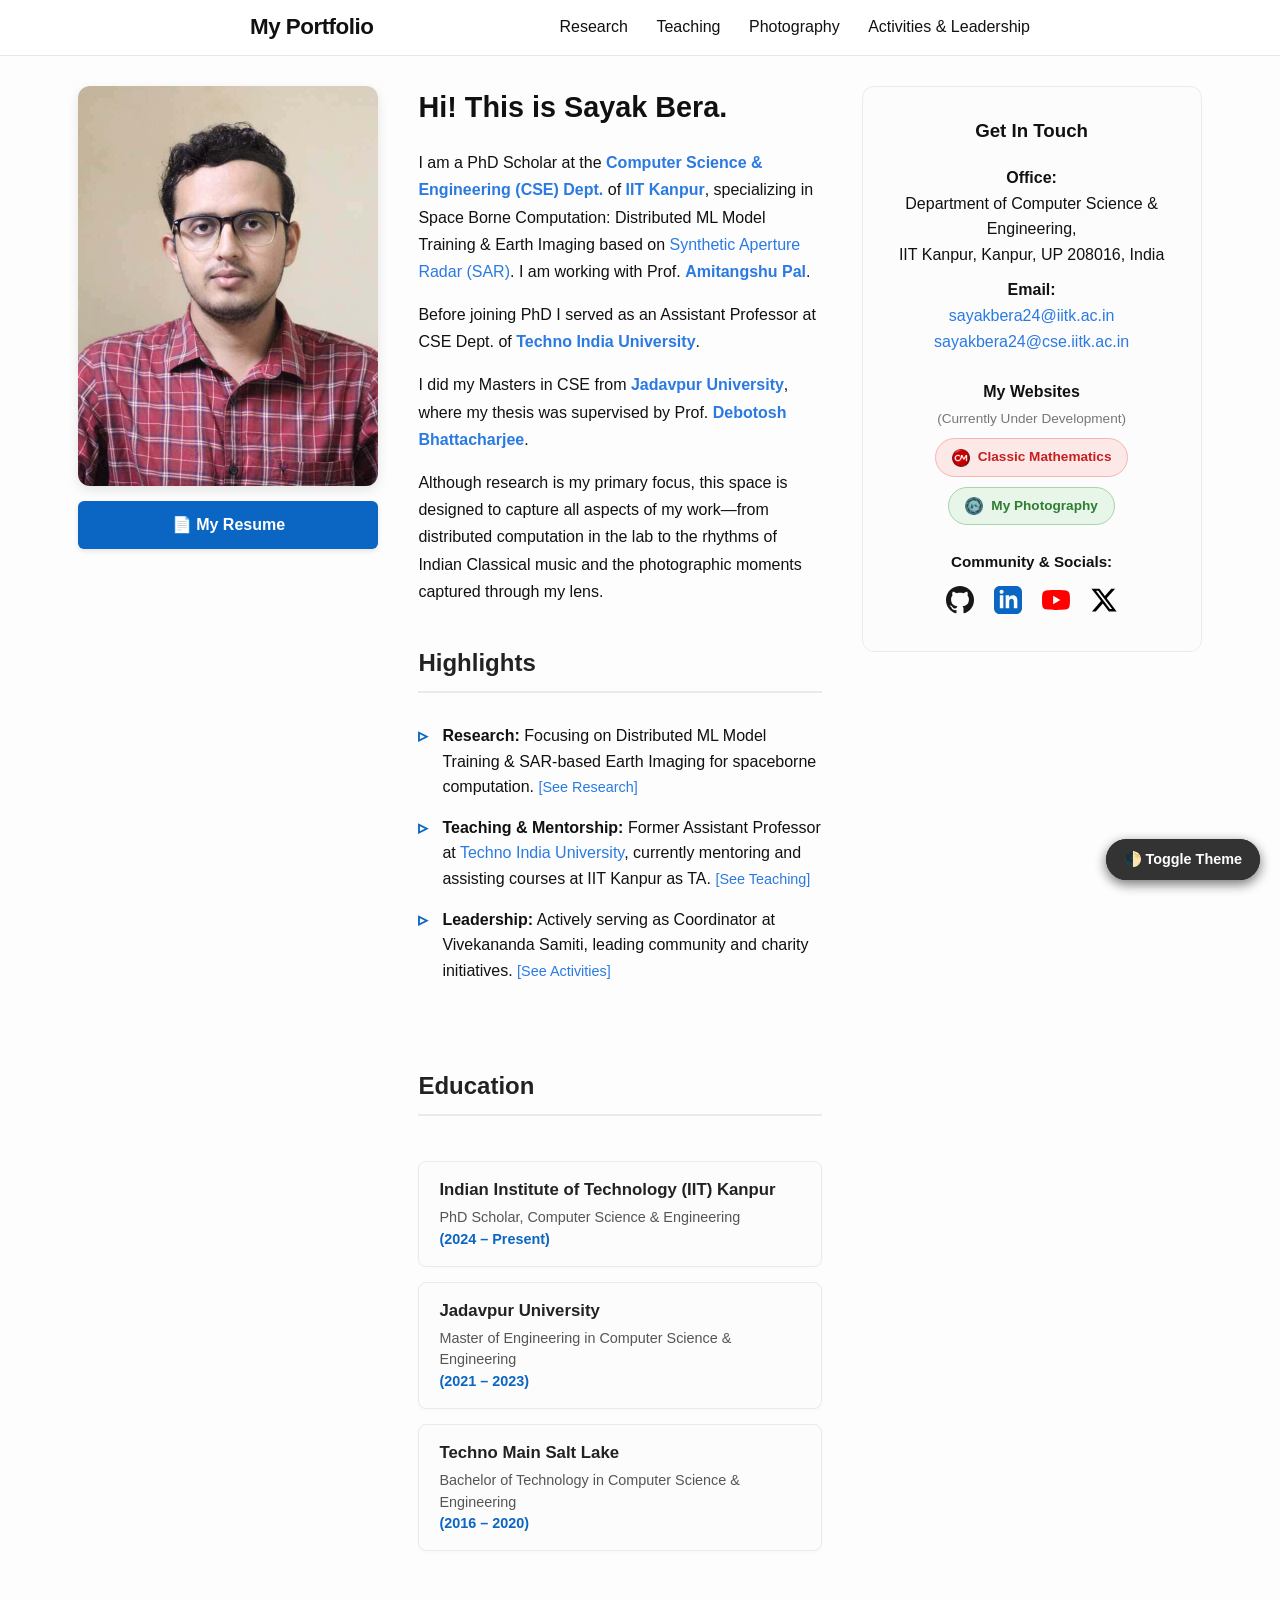
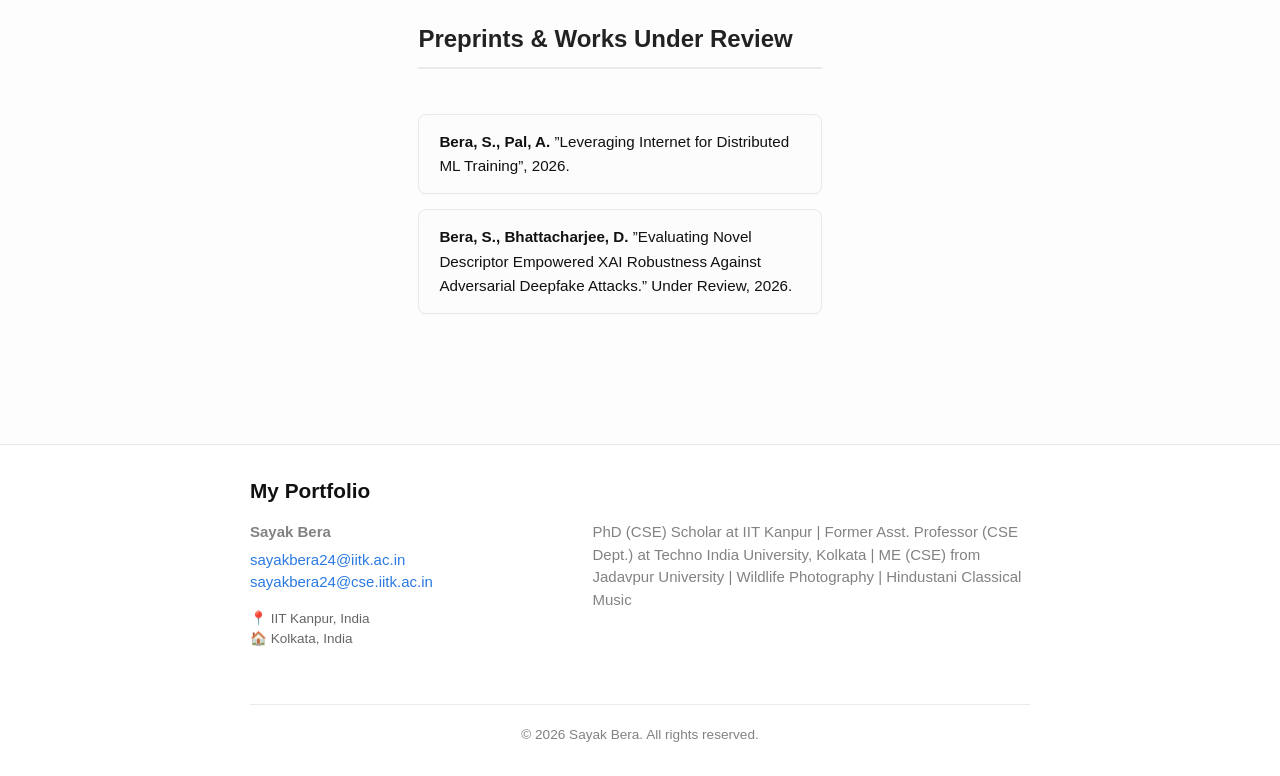
<file: index.html>
<!DOCTYPE html>
<html lang="en">
<head>
  <meta charset="utf-8">
  <meta http-equiv="X-UA-Compatible" content="IE=edge">
  <meta name="viewport" content="width=device-width, initial-scale=1">

  <meta name="description" content="PhD (CSE) Scholar at IIT Kanpur | Former Asst. Professor (CSE Dept.) at Techno India University, Kolkata | ME (CSE) from Jadavpur University | Wildlife Photography | Hindustani Classical Music">
  <meta property="og:title" content="Sayak Bera">
  <meta property="og:type" content="website">
  <meta property="og:url" content="https://sayakbera.github.io/">
  <meta property="og:description" content="PhD (CSE) Scholar at IIT Kanpur | Former Asst. Professor (CSE Dept.) at Techno India University, Kolkata | ME (CSE) from Jadavpur University | Wildlife Photography | Hindustani Classical Music">
  <meta name="twitter:card" content="summary">
  <meta name="twitter:title" content="Sayak Bera">

  <title>Sayak Bera</title>

  <link rel="stylesheet" href="/assets/main.css">
  <link rel="canonical" href="https://sayakbera.github.io/">
</head>
<body>
<header class="site-header" role="banner">
  <div class="wrapper">
    <a class="site-title" rel="author" href="/index.html">My Portfolio</a>

    <nav class="site-nav">
      <input type="checkbox" id="nav-trigger" class="nav-trigger" />
      <label for="nav-trigger">
        <span class="menu-icon">
          <svg viewBox="0 0 18 15" width="18px" height="15px">
            <path d="M18,1.484c0,0.82-0.665,1.484-1.484,1.484H1.484C0.665,2.969,0,2.304,0,1.484l0,0C0,0.665,0.665,0,1.484,0 h15.032C17.335,0,18,0.665,18,1.484L18,1.484z M18,7.516C18,8.335,17.335,9,16.516,9H1.484C0.665,9,0,8.335,0,7.516l0,0 c0-0.82,0.665-1.484,1.484-1.484h15.032C17.335,6.031,18,6.696,18,7.516L18,7.516z M18,13.516C18,14.335,17.335,15,16.516,15H1.484 C0.665,15,0,14.335,0,13.516l0,0c0-0.82,0.665-1.484,1.484-1.484h15.032C17.335,12.031,18,12.696,18,13.516L18,13.516z"/>
          </svg>
        </span>
      </label>
      <div class="trigger">
        <a class="page-link" href="/research.html">Research</a>
        <a class="page-link" href="/teaching.html">Teaching</a>
        <a class="page-link" href="/photography.html">Photography</a>
        <a class="page-link" href="/activity.html">Activities &amp; Leadership</a>
      </div>
    </nav>
  </div>
</header>
<main class="page-content" aria-label="Content">
  <div class="wrapper-wide">
    <div class="hero-container">

      <!-- LEFT COLUMN: Sticky Photo & Resume -->
      <div class="hero-left">
        <img src="profile.jpg" alt="Sayak Bera" class="hero-img">
        <a href="/assets/Sayak_Bera_Resume.pdf" target="_blank" class="resume-btn">📄 My Resume</a>
      </div>

      <!-- MIDDLE COLUMN: Scrolling Content (Bio, Highlights, Education, etc.) -->
      <div class="hero-middle">
        
        <div class="hero-bio">
          <h3 style="margin-top: 0; font-size: 1.8em; margin-bottom: 20px;">Hi! This is <strong>Sayak Bera</strong>.</h3>
          <p>I am a PhD Scholar at the <a href="https://www.cse.iitk.ac.in/index.html" target="_blank" style="text-decoration: none; font-weight: bold;">Computer Science &amp; Engineering (CSE) Dept.</a> of <a href="https://www.iitk.ac.in" target="_blank" style="text-decoration: none; font-weight: bold;">IIT Kanpur</a>, specializing in Space Borne Computation: Distributed ML Model Training &amp; Earth Imaging based on <a href="https://en.wikipedia.org/wiki/Synthetic-aperture_radar" target="_blank">Synthetic Aperture Radar (SAR)</a>. I am working with Prof. <a href="https://www.cse.iitk.ac.in/users/amitangshu/" target="_blank" style="text-decoration: none; font-weight: bold;">Amitangshu Pal</a>.</p>
          <p>Before joining PhD I served as an Assistant Professor at CSE Dept. of <a href="https://www.technoindiauniversity.ac.in/" target="_blank" style="text-decoration: none; font-weight: bold;">Techno India University</a>.</p>
          <p>I did my Masters in CSE from <a href="https://jadavpuruniversity.in/" target="_blank" style="text-decoration: none; font-weight: bold;">Jadavpur University</a>, where my thesis was supervised by Prof. <a href="https://scholar.google.com/citations?user=hI7_HFMAAAAJ&hl=en" target="_blank" style="text-decoration: none; font-weight: bold;">Debotosh Bhattacharjee</a>.</p>
          <p>Although research is my primary focus, this space is designed to capture all aspects of my work—from distributed computation in the lab to the rhythms of Indian Classical music and the photographic moments captured through my lens.</p>
        </div>

        <div class="hero-highlights">
          <h3 class="section-title" style="margin-top: 10px;">Highlights</h3>
          <ul class="highlights-list">
            <li><strong>Research:</strong> Focusing on Distributed ML Model Training &amp; SAR-based Earth Imaging for spaceborne computation. <a href="/research.html" style="font-size: 0.9em;">[See Research]</a></li>
            <li><strong>Teaching & Mentorship:</strong> Former Assistant Professor at <a href="https://www.technoindiauniversity.ac.in/" target="_blank">Techno India University</a>, currently mentoring and assisting courses at IIT Kanpur as TA. <a href="/teaching.html" style="font-size: 0.9em;">[See Teaching]</a></li>
            <li><strong>Leadership:</strong> Actively serving as Coordinator at Vivekananda Samiti, leading community and charity initiatives. <a href="/activity.html" style="font-size: 0.9em;">[See Activities]</a></li>
            <!-- <li><strong>Arts & Media:</strong> Dedicated Hindustani Classical Vocalist and theatrical performer.</li> -->
          </ul>
        </div>

        <div class="resume-section">
          <h3 class="section-title">Education</h3>
          <div class="info-card">
            <h4><a href="https://www.iitk.ac.in" target="_blank" style="color: inherit; text-decoration: none;">Indian Institute of Technology (IIT) Kanpur</a></h4>
            <p class="card-subtitle">PhD Scholar, Computer Science & Engineering <span>(2024 – Present)</span></p>
          </div>
          <div class="info-card">
            <h4><a href="https://jadavpuruniversity.in/" target="_blank" style="color: inherit; text-decoration: none;">Jadavpur University</a></h4>
            <p class="card-subtitle">Master of Engineering in Computer Science & Engineering <span>(2021 – 2023)</span></p>
          </div>
          <div class="info-card">
            <h4><a href="https://www.technomainsaltlake.ticollege.ac.in/" target="_blank" style="color: inherit; text-decoration: none;">Techno Main Salt Lake</a></h4>
            <p class="card-subtitle">Bachelor of Technology in Computer Science & Engineering <span>(2016 – 2020)</span></p>
          </div>
        </div>

        <div class="resume-section">
          <h3 class="section-title">Preprints & Works Under Review</h3>
          <div class="info-card preprint-card">
            <p><strong>Bera, S., Pal, A.</strong> ”Leveraging Internet for Distributed ML Training”, 2026.</p>
          </div>
          <div class="info-card preprint-card">
            <p><strong>Bera, S., Bhattacharjee, D.</strong> ”Evaluating Novel Descriptor Empowered XAI Robustness Against Adversarial Deepfake Attacks.” Under Review, 2026.</p>
          </div>
        </div>

        <!-- <div class="resume-section" style="margin-bottom: 0;">
          <h3 class="section-title">Honors & Certifications</h3>
          <ul class="highlights-list">
            <li><strong>GATE 2021:</strong> Cleared Graduate Aptitude Test in Engineering with 97+ percentile.</li>
            <li><strong>NPTEL Certifications:</strong> Design and Analysis of Algorithms; Introduction & Data Structure in Python.</li>
          </ul>
        </div> -->

      </div> <!-- End Middle Column -->

      <!-- RIGHT COLUMN: Sticky Get in Touch -->
      <div class="hero-right">
        <div class="theme-card">
          <h3>Get In Touch</h3>
          <p><strong>Office:</strong> <br> Department of Computer Science &amp; Engineering,<br>IIT Kanpur, Kanpur, UP 208016, India</p>
          <p style="margin-bottom: 20px;"><strong>Email:</strong> <br> <a href="mailto:sayakbera24@iitk.ac.in">sayakbera24@iitk.ac.in</a> <br> <a href="mailto:sayakbera24@cse.iitk.ac.in">sayakbera24@cse.iitk.ac.in</a></p>

          <!-- Updated Websites Section -->
          <div style="width: 100%; margin-bottom: 20px;">
            <p style="margin-bottom: 8px;"><strong>My Websites</strong><br><span style="font-size: 0.85em; color: #777;">(Currently Under Development)</span></p>
            <div style="display: flex; gap: 10px; justify-content: center; flex-wrap: wrap;">
              <a href="https://classicmathematics.com" target="_blank" class="website-btn btn-math">
                <img src="/assets/logo/classic_mathematics_logo.png" alt="CM Logo" class="btn-logo"> Classic Mathematics
              </a>
              <a href="/photography.html" class="website-btn btn-photo">
                <img src="/assets/logo/photography_logo.png" alt="Photography Logo" class="btn-logo"> My Photography
              </a>
            </div>
          </div>

          <p style="margin-bottom: 12px; font-size: 0.95em;"><strong>Community &amp; Socials:</strong></p>
          <div style="display: flex; gap: 20px; justify-content: center; align-items: center; flex-wrap: wrap;">
            
            <!-- Google Scholar Icon (Commented Out)
            <a href="https://scholar.google.com/citations?user=hI7_HFMAAAAJ" target="_blank" title="Google Scholar" class="social-icon icon-scholar">
              <svg xmlns="http://www.w3.org/2000/svg" width="28" height="28" viewBox="0 0 24 24" fill="currentColor"><path d="M12 24a7 7 0 1 1 0-14 7 7 0 0 1 0 14zm0-24L0 9.5l4.838 3.911L12 21.433l7.162-8.022L24 9.5 12 0z"/></svg>
            </a>
            -->
            <a href="https://github.com/sayakbera" target="_blank" title="GitHub" class="social-icon icon-github">
              <svg xmlns="http://www.w3.org/2000/svg" width="28" height="28" viewBox="0 0 24 24" fill="currentColor"><path d="M12 0c-6.626 0-12 5.373-12 12 0 5.302 3.438 9.8 8.207 11.387.599.111.793-.261.793-.577v-2.234c-3.338.726-4.033-1.416-4.033-1.416-.546-1.387-1.333-1.756-1.333-1.756-1.089-.745.083-.729.083-.729 1.205.084 1.839 1.237 1.839 1.237 1.07 1.834 2.807 1.304 3.492.997.107-.775.418-1.305.762-1.604-2.665-.305-5.467-1.334-5.467-5.931 0-1.311.469-2.381 1.236-3.221-.124-.303-.535-1.524.117-3.176 0 0 1.008-.322 3.301 1.23.957-.266 1.983-.399 3.003-.404 1.02.005 2.047.138 3.006.404 2.291-1.552 3.297-1.23 3.297-1.23.653 1.653.242 2.874.118 3.176.77.84 1.235 1.911 1.235 3.221 0 4.609-2.807 5.624-5.479 5.921.43.372.823 1.102.823 2.222v3.293c0 .319.192.694.801.576 4.765-1.589 8.199-6.086 8.199-11.386 0-6.627-5.373-12-12-12z"/></svg>
            </a>
            <a href="https://linkedin.com/in/sayakbera" target="_blank" title="LinkedIn" class="social-icon icon-linkedin">
              <svg xmlns="http://www.w3.org/2000/svg" width="28" height="28" viewBox="0 0 24 24" fill="currentColor"><path d="M19 0h-14c-2.761 0-5 2.239-5 5v14c0 2.761 2.239 5 5 5h14c2.762 0 5-2.239 5-5v-14c0-2.761-2.238-5-5-5zm-11 19h-3v-11h3v11zm-1.5-12.268c-.966 0-1.75-.79-1.75-1.764s.784-1.764 1.75-1.764 1.75.79 1.75 1.764-.783 1.764-1.75 1.764zm13.5 12.268h-3v-5.604c0-3.368-4-3.113-4 0v5.604h-3v-11h3v1.765c1.396-2.586 7-2.777 7 2.476v6.759z"/></svg>
            </a>
            <a href="http://www.youtube.com/@SayakBera" target="_blank" title="YouTube" class="social-icon icon-youtube">
              <svg xmlns="http://www.w3.org/2000/svg" width="28" height="28" viewBox="0 0 24 24" fill="currentColor"><path d="M23.498 6.186a3.016 3.016 0 0 0-2.122-2.136C19.505 3.5 12 3.5 12 3.5s-7.505 0-9.377.55a3.016 3.016 0 0 0-2.122 2.136C0 8.07 0 12 0 12s0 3.93.498 5.814a3.016 3.016 0 0 0 2.122 2.136c1.871.55 9.377.55 9.377.55s7.505 0 9.377-.55a3.016 3.016 0 0 0 2.122-2.136C24 15.93 24 12 24 12s0-3.93-.502-5.814zM9.545 15.568V8.432L15.818 12l-6.273 3.568z"/></svg>
            </a>
            <a href="https://x.com/iamsayakb" target="_blank" title="X (Twitter)" class="social-icon icon-x">
              <svg xmlns="http://www.w3.org/2000/svg" width="28" height="28" viewBox="0 0 24 24" fill="currentColor"><path d="M18.244 2.25h3.308l-7.227 8.26 8.502 11.24H16.17l-5.214-6.817L4.99 21.75H1.68l7.73-8.835L1.254 2.25H8.08l4.713 6.231zm-1.161 17.52h1.833L7.084 4.126H5.117z"/></svg>
            </a>
          </div>
        </div>
      </div>

    </div>
  </div>
</main>

<footer class="site-footer h-card">
  <data class="u-url" href="/index.html"></data>

  <div class="wrapper">
    <h2 class="footer-heading">My Portfolio</h2>

    <div class="footer-col-wrapper">
      <div class="footer-col footer-col-1">
        <ul class="contact-list">
          <li class="p-name" style="font-weight: bold; margin-bottom: 5px;">Sayak Bera</li>
          <li><a class="u-email" href="mailto:sayakbera24@iitk.ac.in">sayakbera24@iitk.ac.in</a></li>
          <li><a class="u-email" href="mailto:sayakbera24@cse.iitk.ac.in">sayakbera24@cse.iitk.ac.in</a></li>
          <li style="margin-top: 15px; font-size: 0.9em; color: #666;"><strong>📍</strong> IIT Kanpur, India</li>
          <li style="font-size: 0.9em; color: #666;"><strong>🏠</strong> Kolkata, India</li>
        </ul>
      </div>

      <div class="footer-col footer-col-3">
        <p>PhD (CSE) Scholar at IIT Kanpur | Former Asst. Professor (CSE Dept.) at Techno India University, Kolkata | ME (CSE) from Jadavpur University | Wildlife Photography | Hindustani Classical Music</p>
      </div>
    </div>
    
    <!-- New Copyright Statement -->
    <div class="copyright">
      &copy; 2026 Sayak Bera. All rights reserved.
    </div>
  </div>
</footer>

<button class="theme-toggle-btn" onclick="toggleTheme()" aria-label="Toggle dark mode">🌓 Toggle Theme</button>
<script src="/assets/theme.js"></script>
</body>
</html>

<button class="theme-toggle-btn" onclick="toggleTheme()" aria-label="Toggle dark mode">🌓 Toggle Theme</button>
<script src="/assets/theme.js"></script>
</body>
</html>
</file>
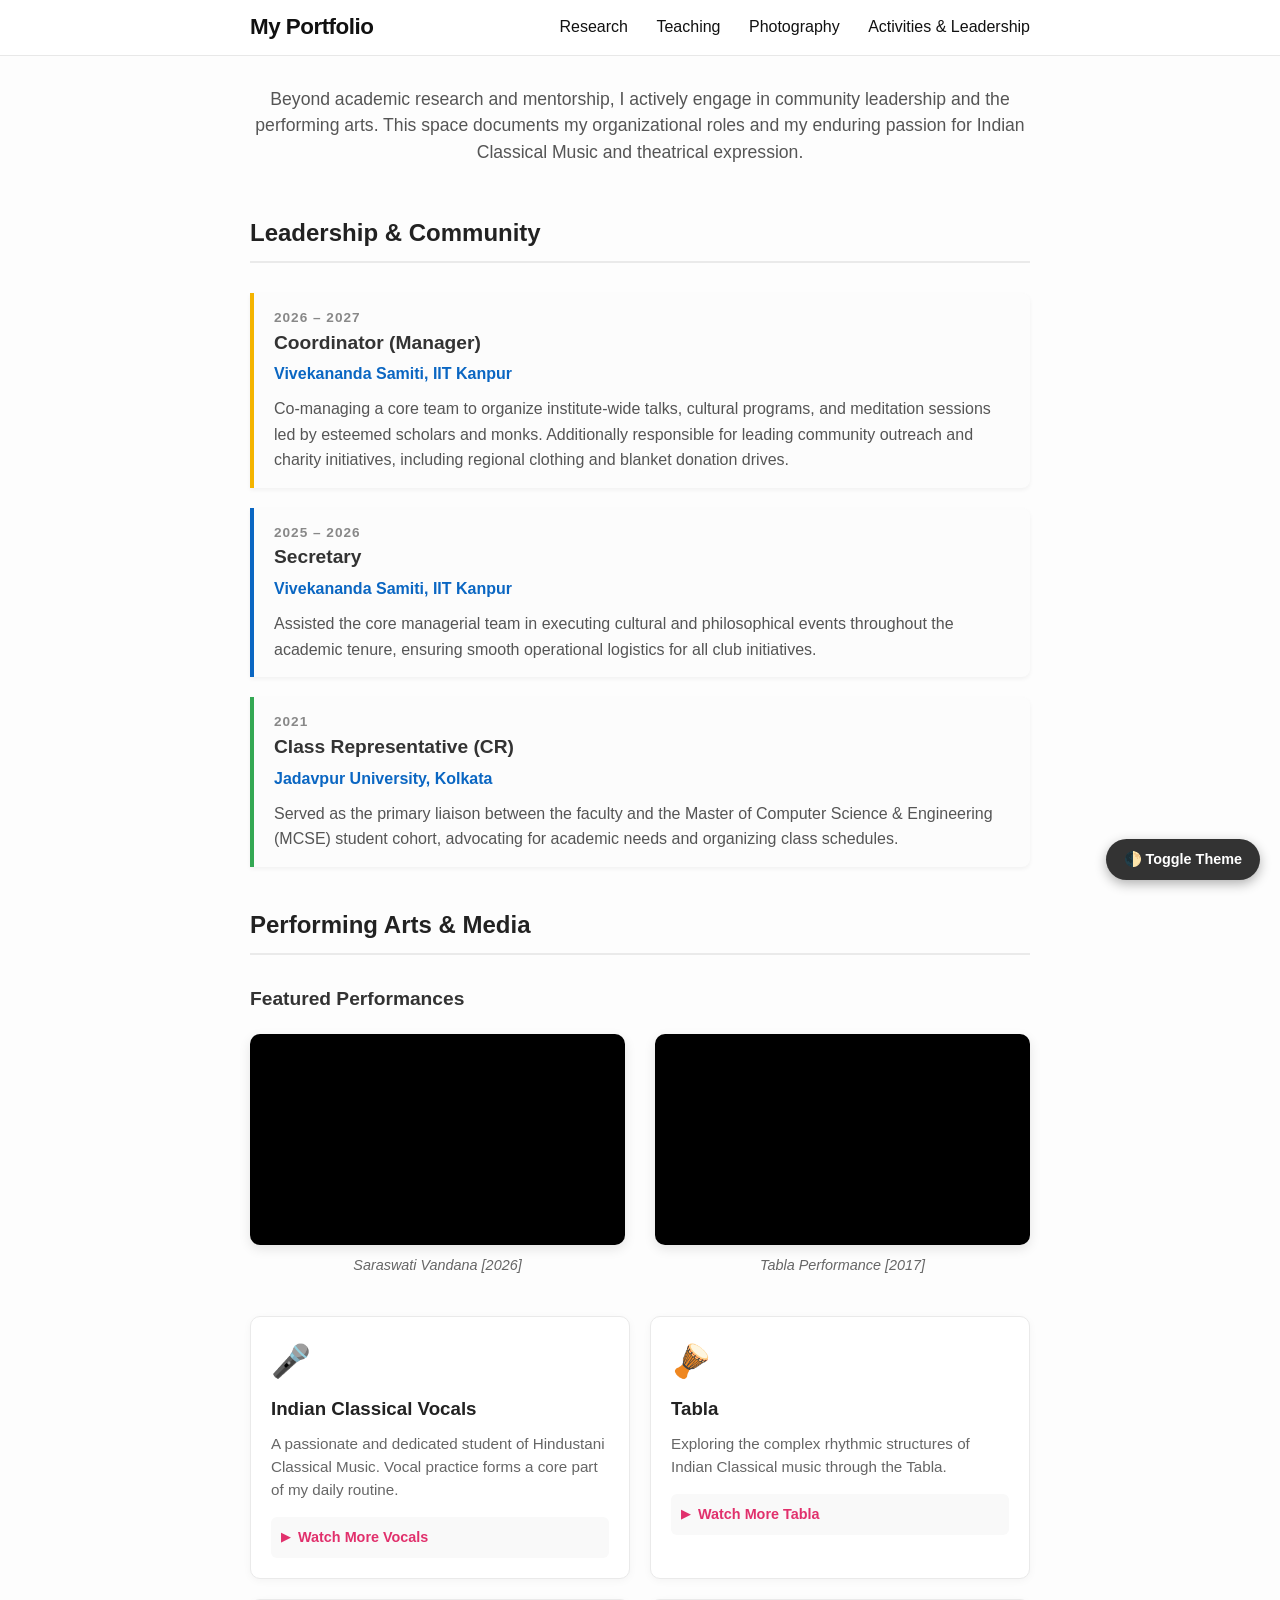
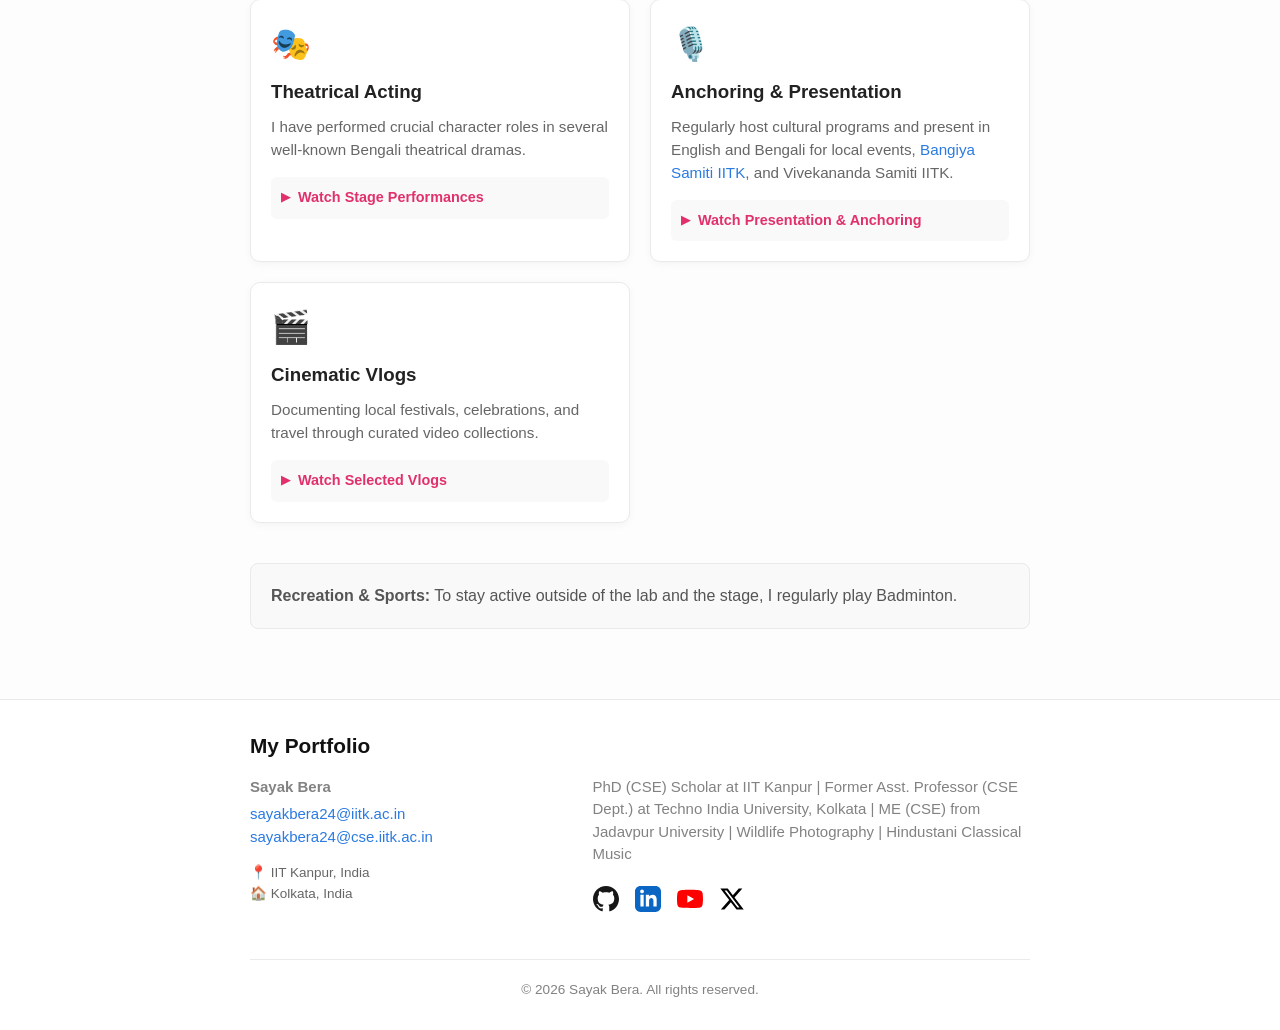
<file: activity.html>
<!DOCTYPE html>
<html lang="en">
<head>
  <meta charset="utf-8">
  <meta http-equiv="X-UA-Compatible" content="IE=edge">
  <meta name="viewport" content="width=device-width, initial-scale=1">

  <meta name="description" content="Leadership roles and performing arts activities of Sayak Bera — community organizing, Hindustani classical vocals, tabla, theatre, and anchoring.">
  <meta property="og:title" content="Activities & Leadership | Sayak Bera">
  <meta property="og:type" content="website">
  <meta property="og:url" content="https://sayakbera.github.io/activity.html">
  <meta property="og:description" content="Leadership roles and performing arts activities of Sayak Bera — community organizing, Hindustani classical vocals, tabla, theatre, and anchoring.">
  <meta name="twitter:card" content="summary">
  <meta name="twitter:title" content="Activities & Leadership | Sayak Bera">

  <title>Activities & Leadership | Sayak Bera</title>

  <link rel="stylesheet" href="/assets/main.css">
  <link rel="canonical" href="https://sayakbera.github.io/activity.html">
</head>
<body>
<header class="site-header" role="banner">
  <div class="wrapper">
    <a class="site-title" rel="author" href="/index.html">My Portfolio</a>

    <nav class="site-nav">
      <input type="checkbox" id="nav-trigger" class="nav-trigger" />
      <label for="nav-trigger">
        <span class="menu-icon">
          <svg viewBox="0 0 18 15" width="18px" height="15px">
            <path d="M18,1.484c0,0.82-0.665,1.484-1.484,1.484H1.484C0.665,2.969,0,2.304,0,1.484l0,0C0,0.665,0.665,0,1.484,0 h15.032C17.335,0,18,0.665,18,1.484L18,1.484z M18,7.516C18,8.335,17.335,9,16.516,9H1.484C0.665,9,0,8.335,0,7.516l0,0 c0-0.82,0.665-1.484,1.484-1.484h15.032C17.335,6.031,18,6.696,18,7.516L18,7.516z M18,13.516C18,14.335,17.335,15,16.516,15H1.484 C0.665,15,0,14.335,0,13.516l0,0c0-0.82,0.665-1.484,1.484-1.484h15.032C17.335,12.031,18,12.696,18,13.516L18,13.516z"/>
          </svg>
        </span>
      </label>
      <div class="trigger">
        <a class="page-link" href="/research.html">Research</a>
        <a class="page-link" href="/teaching.html">Teaching</a>
        <a class="page-link" href="/photography.html">Photography</a>
        <a class="page-link" href="/activity.html">Activities &amp; Leadership</a>
      </div>
    </nav>
  </div>
</header>
<main class="page-content" aria-label="Content">
  <div class="wrapper">
<div class="activity-intro">
  <p>Beyond academic research and mentorship, I actively engage in community leadership and the performing arts. This space documents my organizational roles and my enduring passion for Indian Classical Music and theatrical expression.</p>
</div>

<h2 class="section-title">Leadership &amp; Community</h2>

<div class="leadership-card">
  <div class="leadership-date">2026 – 2027</div>
  <h3 class="leadership-role">Coordinator (Manager)</h3>
  <a href="https://iitk.ac.in/vs/" target="_blank" class="leadership-org">Vivekananda Samiti, IIT Kanpur</a>
  <p class="leadership-desc">Co-managing a core team to organize institute-wide talks, cultural programs, and meditation sessions led by esteemed scholars and monks. Additionally responsible for leading community outreach and charity initiatives, including regional clothing and blanket donation drives.</p>
</div>

<div class="leadership-card" style="border-left-color: #0A66C2;">
  <div class="leadership-date">2025 – 2026</div>
  <h3 class="leadership-role">Secretary</h3>
  <a href="https://iitk.ac.in/vs/" target="_blank" class="leadership-org">Vivekananda Samiti, IIT Kanpur</a>
  <p class="leadership-desc">Assisted the core managerial team in executing cultural and philosophical events throughout the academic tenure, ensuring smooth operational logistics for all club initiatives.</p>
</div>

<div class="leadership-card" style="border-left-color: #34A853;">
  <div class="leadership-date">2021</div>
  <h3 class="leadership-role">Class Representative (CR)</h3>
  <span class="leadership-org">Jadavpur University, Kolkata</span>
  <p class="leadership-desc">Served as the primary liaison between the faculty and the Master of Computer Science &amp; Engineering (MCSE) student cohort, advocating for academic needs and organizing class schedules.</p>
</div>

<h2 class="section-title">Performing Arts &amp; Media</h2>

<h3 style="margin-bottom: 20px; color: #333; font-size: 1.2em;">Featured Performances</h3>
<div class="featured-videos">
  <div>
    <div class="video-wrapper">
      <iframe src="https://www.youtube.com/embed/YOEsJesDUAk" title="YouTube video player" allow="accelerometer; autoplay; clipboard-write; encrypted-media; gyroscope; picture-in-picture" allowfullscreen></iframe>
    </div>
    <div class="video-caption">Saraswati Vandana [2026]</div>
  </div>
  <div>
    <div class="video-wrapper">
      <iframe src="https://www.youtube.com/embed/KG8dFJLvm1Y" title="YouTube video player" allow="accelerometer; autoplay; clipboard-write; encrypted-media; gyroscope; picture-in-picture" allowfullscreen></iframe>
    </div>
    <div class="video-caption">Tabla Performance [2017]</div>
  </div>
</div>

<div class="arts-grid">
  <div class="art-card">
    <span class="art-icon">🎤</span>
    <h3 class="art-title">Indian Classical Vocals</h3>
    <p class="art-desc">A passionate and dedicated student of Hindustani Classical Music. Vocal practice forms a core part of my daily routine.</p>
    <details class="video-dropdown">
      <summary>Watch More Vocals</summary>
      <ul class="video-list">
        <li><a href="https://youtu.be/aoOVK9q9aT8" target="_blank">He Partha-sarathi (Najrul Geeti)</a></li>
        <li><a href="https://youtu.be/eNd0Vw1ifdw" target="_blank">Kaharwa Noy Dadra Bajao</a></li>
        <li><a href="https://youtu.be/nqghLdhuEX0" target="_blank">Shmoshane Jagichhe Shyama</a></li>
        <li><a href="https://youtu.be/4E9l8NW-c5w" target="_blank">Amar Hat Bandhibi</a></li>
      </ul>
    </details>
  </div>

  <div class="art-card">
    <span class="art-icon">🪘</span>
    <h3 class="art-title">Tabla</h3>
    <p class="art-desc">Exploring the complex rhythmic structures of Indian Classical music through the Tabla.</p>
    <details class="video-dropdown">
      <summary>Watch More Tabla</summary>
      <ul class="video-list">
        <li><a href="https://youtu.be/G9CV7B7eRrA" target="_blank">Drut Dadra Tukra</a></li>
        <li><a href="https://youtu.be/QsiuSNuxRN4" target="_blank">Teentaal Tabla Lahra</a></li>
        <li><a href="https://youtu.be/eKWOjO0ohwk" target="_blank">Teentaal Tabla Lahra - 2</a></li>
      </ul>
    </details>
  </div>

  <div class="art-card">
    <span class="art-icon">🎭</span>
    <h3 class="art-title">Theatrical Acting</h3>
    <p class="art-desc">I have performed crucial character roles in several well-known Bengali theatrical dramas.</p>
    <details class="video-dropdown">
      <summary>Watch Stage Performances</summary>
      <ul class="video-list">
        <li><a href="https://youtu.be/7jla0S6_6PQ" target="_blank">Obak Jolpan (Pothik)</a></li>
        <li><a href="https://youtu.be/2AENzpg0cL8" target="_blank">Chokhe Angul Dada (Lead Role)</a></li>
        <li><a href="https://youtu.be/yLhSWsz-Pvs" target="_blank">Kajir Bichar (Ojha)</a></li>
        <li><a href="https://youtu.be/C0k4uAzFP2U" target="_blank">Jadur Tuli (Montrimoshai)</a></li>
      </ul>
    </details>
  </div>

  <div class="art-card">
    <span class="art-icon">🎙️</span>
    <h3 class="art-title">Anchoring &amp; Presentation</h3>
    <p class="art-desc">Regularly host cultural programs and present in English and Bengali for local events, <a href="https://www.instagram.com/bangiyosamiti_iitk" target="_blank">Bangiya Samiti IITK</a>, and Vivekananda Samiti IITK.</p>
    <details class="video-dropdown">
      <summary>Watch Presentation &amp; Anchoring</summary>
      <ul class="video-list">
        <li><a href="https://youtu.be/V97awn4JVyw" target="_blank">Vivekananda Samiti Annual Program</a></li>
        <li><a href="https://youtu.be/4cap0FDE5TQ" target="_blank">VS Intro Presentation</a></li>
      </ul>
    </details>
  </div>

  <div class="art-card">
    <span class="art-icon">🎬</span>
    <h3 class="art-title">Cinematic Vlogs</h3>
    <p class="art-desc">Documenting local festivals, celebrations, and travel through curated video collections.</p>
    <details class="video-dropdown">
      <summary>Watch Selected Vlogs</summary>
      <ul class="video-list">
        <li><a href="https://youtu.be/O9L3Ltv1jOs" target="_blank">Laxmi Puja 2020</a></li>
        <li><a href="https://youtu.be/7KCOk6QHTnw" target="_blank">Holi Celebration 2019</a></li>
        <li><a href="https://youtu.be/1Xe6fhaqfPg" target="_blank">Kalipuja 2019</a></li>
        <li><a href="https://youtu.be/y4RYGE4N8b8" target="_blank">Gangani Picnic 2017</a></li>
        <li><a href="https://youtu.be/IDaG55U0uPw" target="_blank">Our Garden in 2020</a></li>
      </ul>
    </details>
  </div>
</div>

<div class="recreation-box">
  <p><strong>Recreation &amp; Sports:</strong> To stay active outside of the lab and the stage, I regularly play Badminton.</p>
</div>
  </div>
</main>

<footer class="site-footer h-card">
  <data class="u-url" href="/index.html"></data>

  <div class="wrapper">
    <h2 class="footer-heading">My Portfolio</h2>

    <div class="footer-col-wrapper">

      <div class="footer-col footer-col-1">
        <ul class="contact-list">
          <li class="p-name" style="font-weight: bold; margin-bottom: 5px;">Sayak Bera</li>
          <li><a class="u-email" href="mailto:sayakbera24@iitk.ac.in">sayakbera24@iitk.ac.in</a></li>
          <li><a class="u-email" href="mailto:sayakbera24@cse.iitk.ac.in">sayakbera24@cse.iitk.ac.in</a></li>
          <li style="margin-top: 15px; font-size: 0.9em; color: #666;"><strong>📍</strong> IIT Kanpur, India</li>
          <li style="font-size: 0.9em; color: #666;"><strong>🏠</strong> Kolkata, India</li>
        </ul>
      </div>

      <div class="footer-col footer-col-3">
        <p>PhD (CSE) Scholar at IIT Kanpur | Former Asst. Professor (CSE Dept.) at Techno India University, Kolkata | ME (CSE) from Jadavpur University | Wildlife Photography | Hindustani Classical Music</p>
        
        <div class="footer-socials" style="margin-top: 20px;">
          <!-- <a href="https://scholar.google.com/citations?user=hI7_HFMAAAAJ" target="_blank" title="Google Scholar" class="social-icon icon-scholar">
            <svg xmlns="http://www.w3.org/2000/svg" width="26" height="26" viewBox="0 0 24 24" fill="currentColor"><path d="M12 24a7 7 0 1 1 0-14 7 7 0 0 1 0 14zm0-24L0 9.5l4.838 3.911L12 21.433l7.162-8.022L24 9.5 12 0z"/></svg>
          </a> -->
          <a href="https://github.com/sayakbera" target="_blank" title="GitHub" class="social-icon icon-github">
            <svg xmlns="http://www.w3.org/2000/svg" width="26" height="26" viewBox="0 0 24 24" fill="currentColor"><path d="M12 0c-6.626 0-12 5.373-12 12 0 5.302 3.438 9.8 8.207 11.387.599.111.793-.261.793-.577v-2.234c-3.338.726-4.033-1.416-4.033-1.416-.546-1.387-1.333-1.756-1.333-1.756-1.089-.745.083-.729.083-.729 1.205.084 1.839 1.237 1.839 1.237 1.07 1.834 2.807 1.304 3.492.997.107-.775.418-1.305.762-1.604-2.665-.305-5.467-1.334-5.467-5.931 0-1.311.469-2.381 1.236-3.221-.124-.303-.535-1.524.117-3.176 0 0 1.008-.322 3.301 1.23.957-.266 1.983-.399 3.003-.404 1.02.005 2.047.138 3.006.404 2.291-1.552 3.297-1.23 3.297-1.23.653 1.653.242 2.874.118 3.176.77.84 1.235 1.911 1.235 3.221 0 4.609-2.807 5.624-5.479 5.921.43.372.823 1.102.823 2.222v3.293c0 .319.192.694.801.576 4.765-1.589 8.199-6.086 8.199-11.386 0-6.627-5.373-12-12-12z"/></svg>
          </a>
          <a href="https://linkedin.com/in/sayakbera" target="_blank" title="LinkedIn" class="social-icon icon-linkedin">
            <svg xmlns="http://www.w3.org/2000/svg" width="26" height="26" viewBox="0 0 24 24" fill="currentColor"><path d="M19 0h-14c-2.761 0-5 2.239-5 5v14c0 2.761 2.239 5 5 5h14c2.762 0 5-2.239 5-5v-14c0-2.761-2.238-5-5-5zm-11 19h-3v-11h3v11zm-1.5-12.268c-.966 0-1.75-.79-1.75-1.764s.784-1.764 1.75-1.764 1.75.79 1.75 1.764-.783 1.764-1.75 1.764zm13.5 12.268h-3v-5.604c0-3.368-4-3.113-4 0v5.604h-3v-11h3v1.765c1.396-2.586 7-2.777 7 2.476v6.759z"/></svg>
          </a>
          <a href="http://www.youtube.com/@SayakBera" target="_blank" title="YouTube" class="social-icon icon-youtube">
            <svg xmlns="http://www.w3.org/2000/svg" width="26" height="26" viewBox="0 0 24 24" fill="currentColor"><path d="M23.498 6.186a3.016 3.016 0 0 0-2.122-2.136C19.505 3.5 12 3.5 12 3.5s-7.505 0-9.377.55a3.016 3.016 0 0 0-2.122 2.136C0 8.07 0 12 0 12s0 3.93.498 5.814a3.016 3.016 0 0 0 2.122 2.136c1.871.55 9.377.55 9.377.55s7.505 0 9.377-.55a3.016 3.016 0 0 0 2.122-2.136C24 15.93 24 12 24 12s0-3.93-.502-5.814zM9.545 15.568V8.432L15.818 12l-6.273 3.568z"/></svg>
          </a>
          <a href="https://x.com/iamsayakb" target="_blank" title="X (Twitter)" class="social-icon icon-x">
            <svg xmlns="http://www.w3.org/2000/svg" width="26" height="26" viewBox="0 0 24 24" fill="currentColor"><path d="M18.244 2.25h3.308l-7.227 8.26 8.502 11.24H16.17l-5.214-6.817L4.99 21.75H1.68l7.73-8.835L1.254 2.25H8.08l4.713 6.231zm-1.161 17.52h1.833L7.084 4.126H5.117z"/></svg>
          </a>
        </div>
      </div>
    </div>

    <!-- Consistent Copyright Statement -->
    <div class="copyright">
      &copy; 2026 Sayak Bera. All rights reserved.
    </div>
  </div>
  <button class="theme-toggle-btn" onclick="toggleTheme()" aria-label="Toggle dark mode">🌓 Toggle Theme</button>
<script src="/assets/theme.js"></script>
</body>
</html>
</footer>
</file>
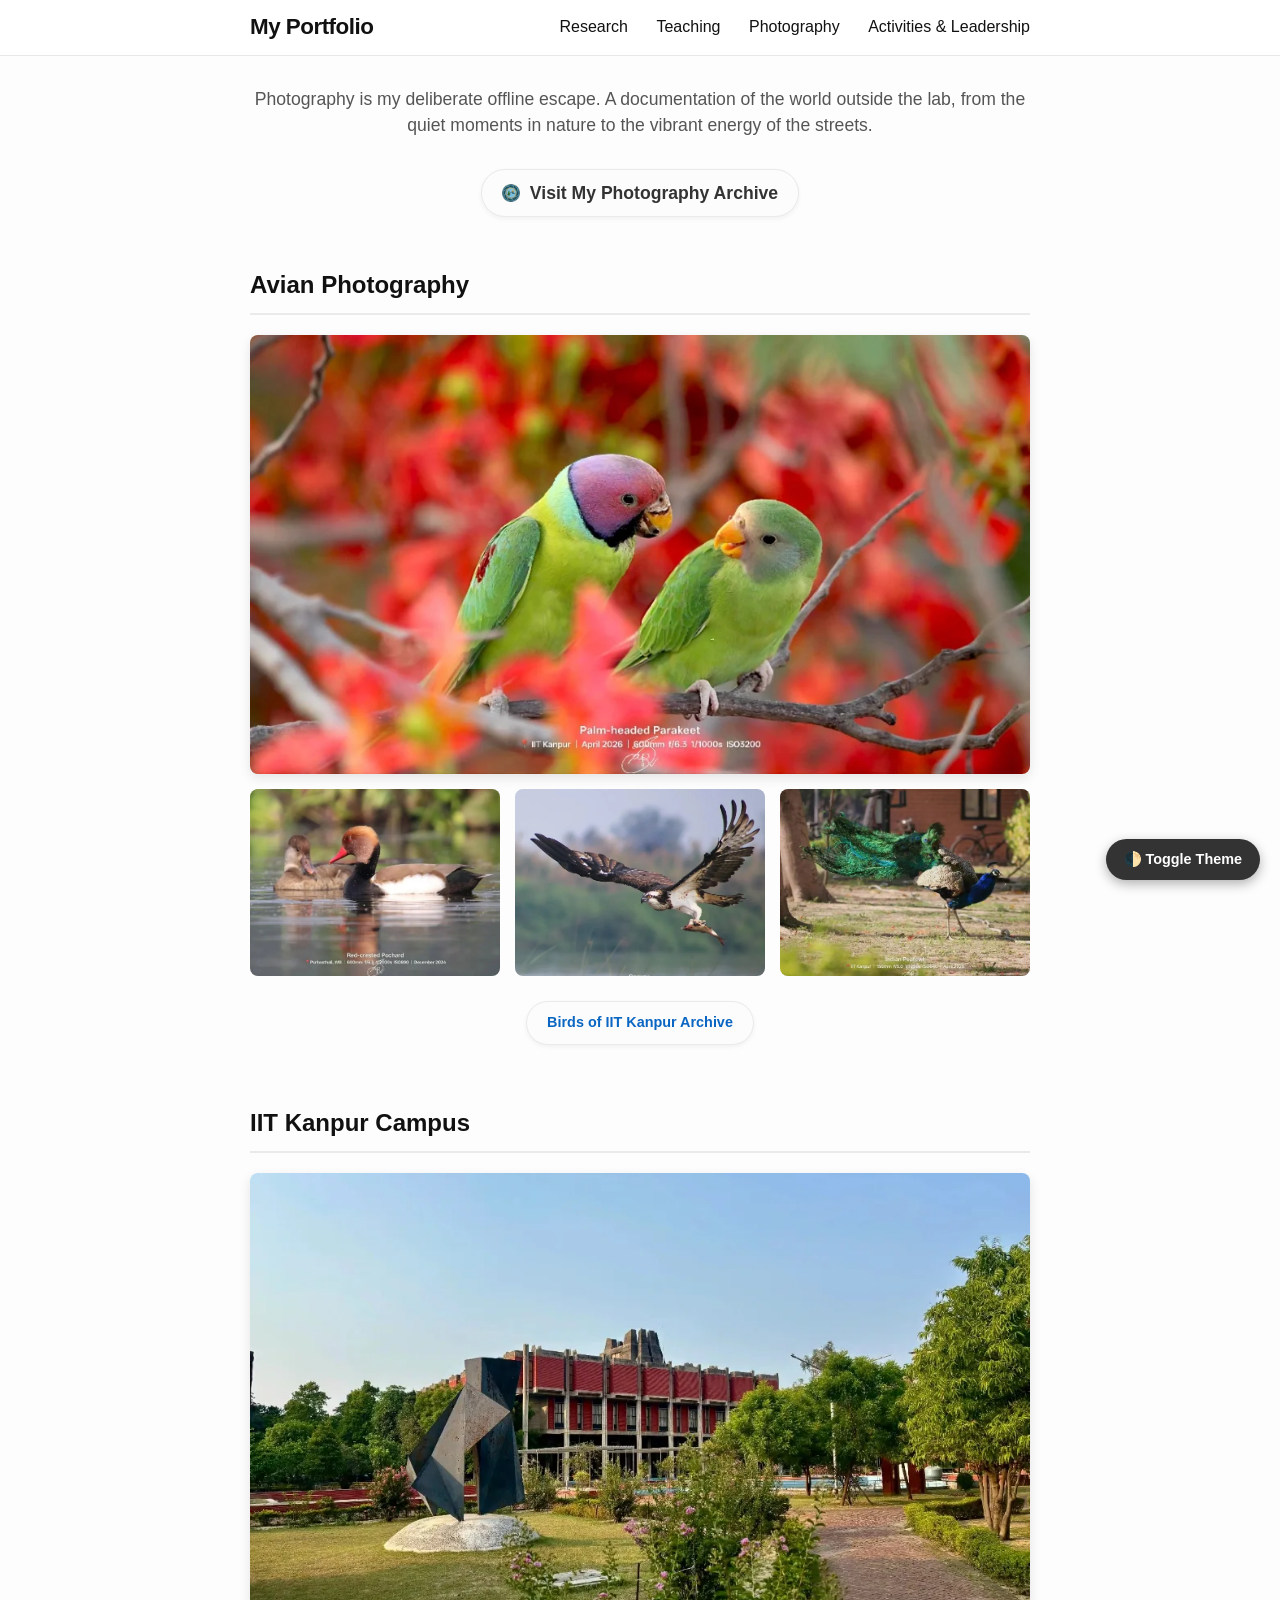
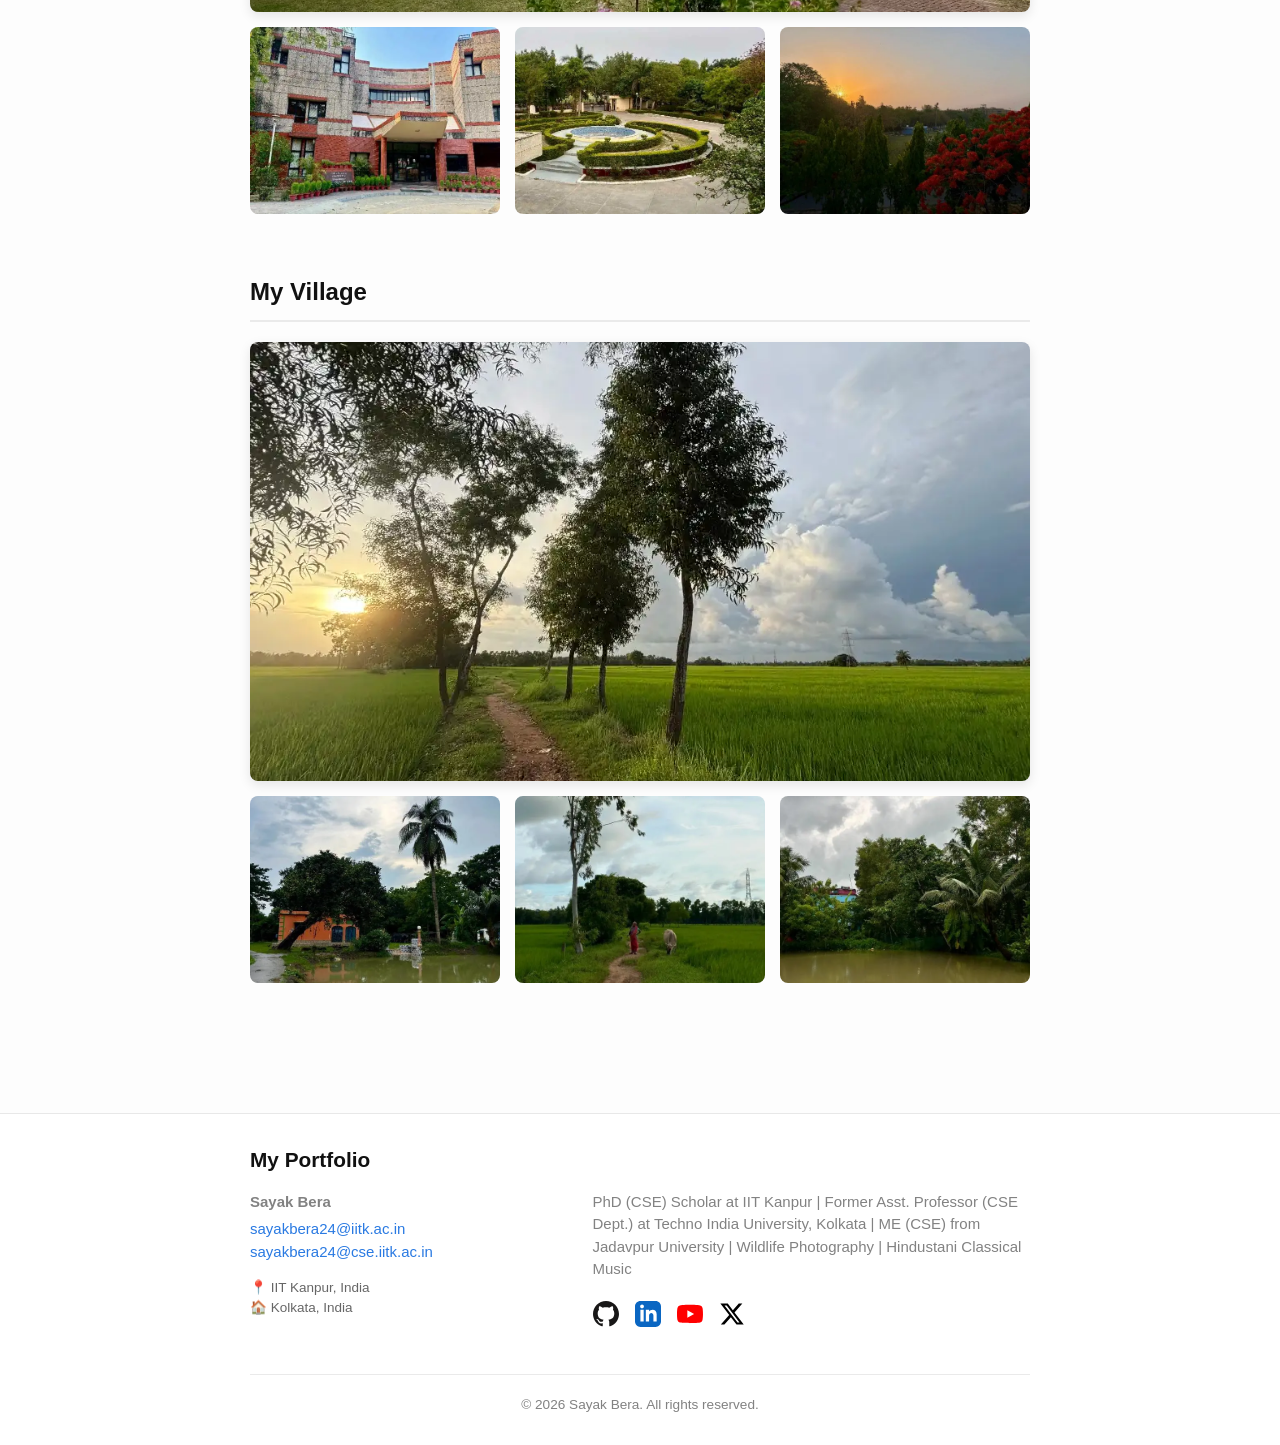
<file: photography.html>
<!DOCTYPE html>
<html lang="en">
<head>
  <meta charset="utf-8">
  <meta http-equiv="X-UA-Compatible" content="IE=edge">
  <meta name="viewport" content="width=device-width, initial-scale=1">

  <meta name="description" content="Wildlife, campus, and travel photography by Sayak Bera.">
  <meta property="og:title" content="Photography | Sayak Bera">
  <meta property="og:type" content="website">
  <meta property="og:url" content="https://sayakbera.github.io/photography.html">
  <meta property="og:description" content="Wildlife, campus, and travel photography by Sayak Bera.">
  <meta name="twitter:card" content="summary">
  <meta name="twitter:title" content="Photography | Sayak Bera">

  <title>Photography | Sayak Bera</title>

  <link rel="stylesheet" href="/assets/main.css">
  <link rel="canonical" href="https://sayakbera.github.io/photography.html">
</head>
<body>
<header class="site-header" role="banner">
  <div class="wrapper">
    <a class="site-title" rel="author" href="/index.html">My Portfolio</a>

    <nav class="site-nav">
      <input type="checkbox" id="nav-trigger" class="nav-trigger" />
      <label for="nav-trigger">
        <span class="menu-icon">
          <svg viewBox="0 0 18 15" width="18px" height="15px">
            <path d="M18,1.484c0,0.82-0.665,1.484-1.484,1.484H1.484C0.665,2.969,0,2.304,0,1.484l0,0C0,0.665,0.665,0,1.484,0 h15.032C17.335,0,18,0.665,18,1.484L18,1.484z M18,7.516C18,8.335,17.335,9,16.516,9H1.484C0.665,9,0,8.335,0,7.516l0,0 c0-0.82,0.665-1.484,1.484-1.484h15.032C17.335,6.031,18,6.696,18,7.516L18,7.516z M18,13.516C18,14.335,17.335,15,16.516,15H1.484 C0.665,15,0,14.335,0,13.516l0,0c0-0.82,0.665-1.484,1.484-1.484h15.032C17.335,12.031,18,12.696,18,13.516L18,13.516z"/>
          </svg>
        </span>
      </label>
      <div class="trigger">
        <a class="page-link" href="/research.html">Research</a>
        <a class="page-link" href="/teaching.html">Teaching</a>
        <a class="page-link" href="/photography.html">Photography</a>
        <a class="page-link" href="/activity.html">Activities &amp; Leadership</a>
      </div>
    </nav>
  </div>
</header>
<main class="page-content" aria-label="Content">
  <div class="wrapper">
<div class="photography-intro">
  <p>Photography is my deliberate offline escape. A documentation of the world outside the lab, from the quiet moments in nature to the vibrant energy of the streets.</p>

  <a href="#" target="_blank" class="action-button archive-button">
    <!-- Updated the SVG to the new Image Logo -->
    <img src="/assets/logo/photography_logo.png" alt="Photography Logo" class="btn-logo">
    Visit My Photography Archive
  </a>
</div>

<div class="gallery-section">
  <h2 class="gallery-title">Avian Photography</h2>
  <img src="/assets/photography/bird1.webp" alt="Palm-headed Parakeet" class="hero-img gallery-hero">
  <div class="gallery-grid">
    <img src="/assets/photography/bird2.webp" alt="Bird Photo 1" class="gallery-img">
    <img src="/assets/photography/bird3.webp" alt="Bird Photo 2" class="gallery-img">
    <img src="/assets/photography/bird4.webp" alt="Bird Photo 3" class="gallery-img">
  </div>
  <div style="text-align: center; margin-top: 25px;">
    <a href="https://www.pradeepmoise.com/birds-of-iitk" target="_blank" class="action-button iitk-button">Birds of IIT Kanpur Archive</a>
  </div>
</div>

<div class="gallery-section">
  <h2 class="gallery-title">IIT Kanpur Campus</h2>
  <img src="/assets/photography/iitk1.webp" alt="IITK Campus Hero Photo" class="hero-img gallery-hero">
  <div class="gallery-grid">
    <img src="/assets/photography/iitk2.webp" alt="IIT Kanpur Campus Photo 1" class="gallery-img">
    <img src="/assets/photography/iitk3.webp" alt="IIT Kanpur Campus Photo 2" class="gallery-img">
    <img src="/assets/photography/iitk4.webp" alt="IIT Kanpur Campus Photo 3" class="gallery-img">
  </div>
</div>

<div class="gallery-section">
  <h2 class="gallery-title">My Village</h2>
  <img src="/assets/photography/vill1.webp" alt="Village Hero Photo" class="hero-img gallery-hero">
  <div class="gallery-grid">
    <img src="/assets/photography/vill2.webp" alt="Village Photo 1" class="gallery-img">
    <img src="/assets/photography/vill3.webp" alt="Village Photo 2" class="gallery-img">
    <img src="/assets/photography/vill4.webp" alt="Village Photo 3" class="gallery-img">
  </div>
</div>
  </div>
</main>

<footer class="site-footer h-card">
  <data class="u-url" href="/index.html"></data>

  <div class="wrapper">
    <h2 class="footer-heading">My Portfolio</h2>

    <div class="footer-col-wrapper">
      <div class="footer-col footer-col-1">
        <ul class="contact-list">
          <li class="p-name" style="font-weight: bold; margin-bottom: 5px;">Sayak Bera</li>
          <li><a class="u-email" href="mailto:sayakbera24@iitk.ac.in">sayakbera24@iitk.ac.in</a></li>
          <li><a class="u-email" href="mailto:sayakbera24@cse.iitk.ac.in">sayakbera24@cse.iitk.ac.in</a></li>
          <li style="margin-top: 15px; font-size: 0.9em; color: #666;"><strong>📍</strong> IIT Kanpur, India</li>
          <li style="font-size: 0.9em; color: #666;"><strong>🏠</strong> Kolkata, India</li>
        </ul>
      </div>

      <div class="footer-col footer-col-3">
        <p>PhD (CSE) Scholar at IIT Kanpur | Former Asst. Professor (CSE Dept.) at Techno India University, Kolkata | ME (CSE) from Jadavpur University | Wildlife Photography | Hindustani Classical Music</p>
        
        <div class="footer-socials" style="margin-top: 20px;">
          <!-- Google Scholar Icon (Commented Out)
          <a href="https://scholar.google.com/citations?user=hI7_HFMAAAAJ" target="_blank" title="Google Scholar" class="social-icon icon-scholar">
            <svg xmlns="http://www.w3.org/2000/svg" width="26" height="26" viewBox="0 0 24 24" fill="currentColor"><path d="M12 24a7 7 0 1 1 0-14 7 7 0 0 1 0 14zm0-24L0 9.5l4.838 3.911L12 21.433l7.162-8.022L24 9.5 12 0z"/></svg>
          </a>
          -->
          <a href="https://github.com/sayakbera" target="_blank" title="GitHub" class="social-icon icon-github">
            <svg xmlns="http://www.w3.org/2000/svg" width="26" height="26" viewBox="0 0 24 24" fill="currentColor"><path d="M12 0c-6.626 0-12 5.373-12 12 0 5.302 3.438 9.8 8.207 11.387.599.111.793-.261.793-.577v-2.234c-3.338.726-4.033-1.416-4.033-1.416-.546-1.387-1.333-1.756-1.333-1.756-1.089-.745.083-.729.083-.729 1.205.084 1.839 1.237 1.839 1.237 1.07 1.834 2.807 1.304 3.492.997.107-.775.418-1.305.762-1.604-2.665-.305-5.467-1.334-5.467-5.931 0-1.311.469-2.381 1.236-3.221-.124-.303-.535-1.524.117-3.176 0 0 1.008-.322 3.301 1.23.957-.266 1.983-.399 3.003-.404 1.02.005 2.047.138 3.006.404 2.291-1.552 3.297-1.23 3.297-1.23.653 1.653.242 2.874.118 3.176.77.84 1.235 1.911 1.235 3.221 0 4.609-2.807 5.624-5.479 5.921.43.372.823 1.102.823 2.222v3.293c0 .319.192.694.801.576 4.765-1.589 8.199-6.086 8.199-11.386 0-6.627-5.373-12-12-12z"/></svg>
          </a>
          <a href="https://linkedin.com/in/sayakbera" target="_blank" title="LinkedIn" class="social-icon icon-linkedin">
            <svg xmlns="http://www.w3.org/2000/svg" width="26" height="26" viewBox="0 0 24 24" fill="currentColor"><path d="M19 0h-14c-2.761 0-5 2.239-5 5v14c0 2.761 2.239 5 5 5h14c2.762 0 5-2.239 5-5v-14c0-2.761-2.238-5-5-5zm-11 19h-3v-11h3v11zm-1.5-12.268c-.966 0-1.75-.79-1.75-1.764s.784-1.764 1.75-1.764 1.75.79 1.75 1.764-.783 1.764-1.75 1.764zm13.5 12.268h-3v-5.604c0-3.368-4-3.113-4 0v5.604h-3v-11h3v1.765c1.396-2.586 7-2.777 7 2.476v6.759z"/></svg>
          </a>
          <a href="http://www.youtube.com/@SayakBera" target="_blank" title="YouTube" class="social-icon icon-youtube">
            <svg xmlns="http://www.w3.org/2000/svg" width="26" height="26" viewBox="0 0 24 24" fill="currentColor"><path d="M23.498 6.186a3.016 3.016 0 0 0-2.122-2.136C19.505 3.5 12 3.5 12 3.5s-7.505 0-9.377.55a3.016 3.016 0 0 0-2.122 2.136C0 8.07 0 12 0 12s0 3.93.498 5.814a3.016 3.016 0 0 0 2.122 2.136c1.871.55 9.377.55 9.377.55s7.505 0 9.377-.55a3.016 3.016 0 0 0 2.122-2.136C24 15.93 24 12 24 12s0-3.93-.502-5.814zM9.545 15.568V8.432L15.818 12l-6.273 3.568z"/></svg>
          </a>
          <a href="https://x.com/iamsayakb" target="_blank" title="X (Twitter)" class="social-icon icon-x">
            <svg xmlns="http://www.w3.org/2000/svg" width="26" height="26" viewBox="0 0 24 24" fill="currentColor"><path d="M18.244 2.25h3.308l-7.227 8.26 8.502 11.24H16.17l-5.214-6.817L4.99 21.75H1.68l7.73-8.835L1.254 2.25H8.08l4.713 6.231zm-1.161 17.52h1.833L7.084 4.126H5.117z"/></svg>
          </a>
        </div>
      </div>
    </div>

    <!-- Consistent Copyright Statement -->
    <div class="copyright">
      &copy; 2026 Sayak Bera. All rights reserved.
    </div>
  </div>
</footer>

<button class="theme-toggle-btn" onclick="toggleTheme()" aria-label="Toggle dark mode">🌓 Toggle Theme</button>
<script src="/assets/theme.js"></script>
</body>
</html>
</file>
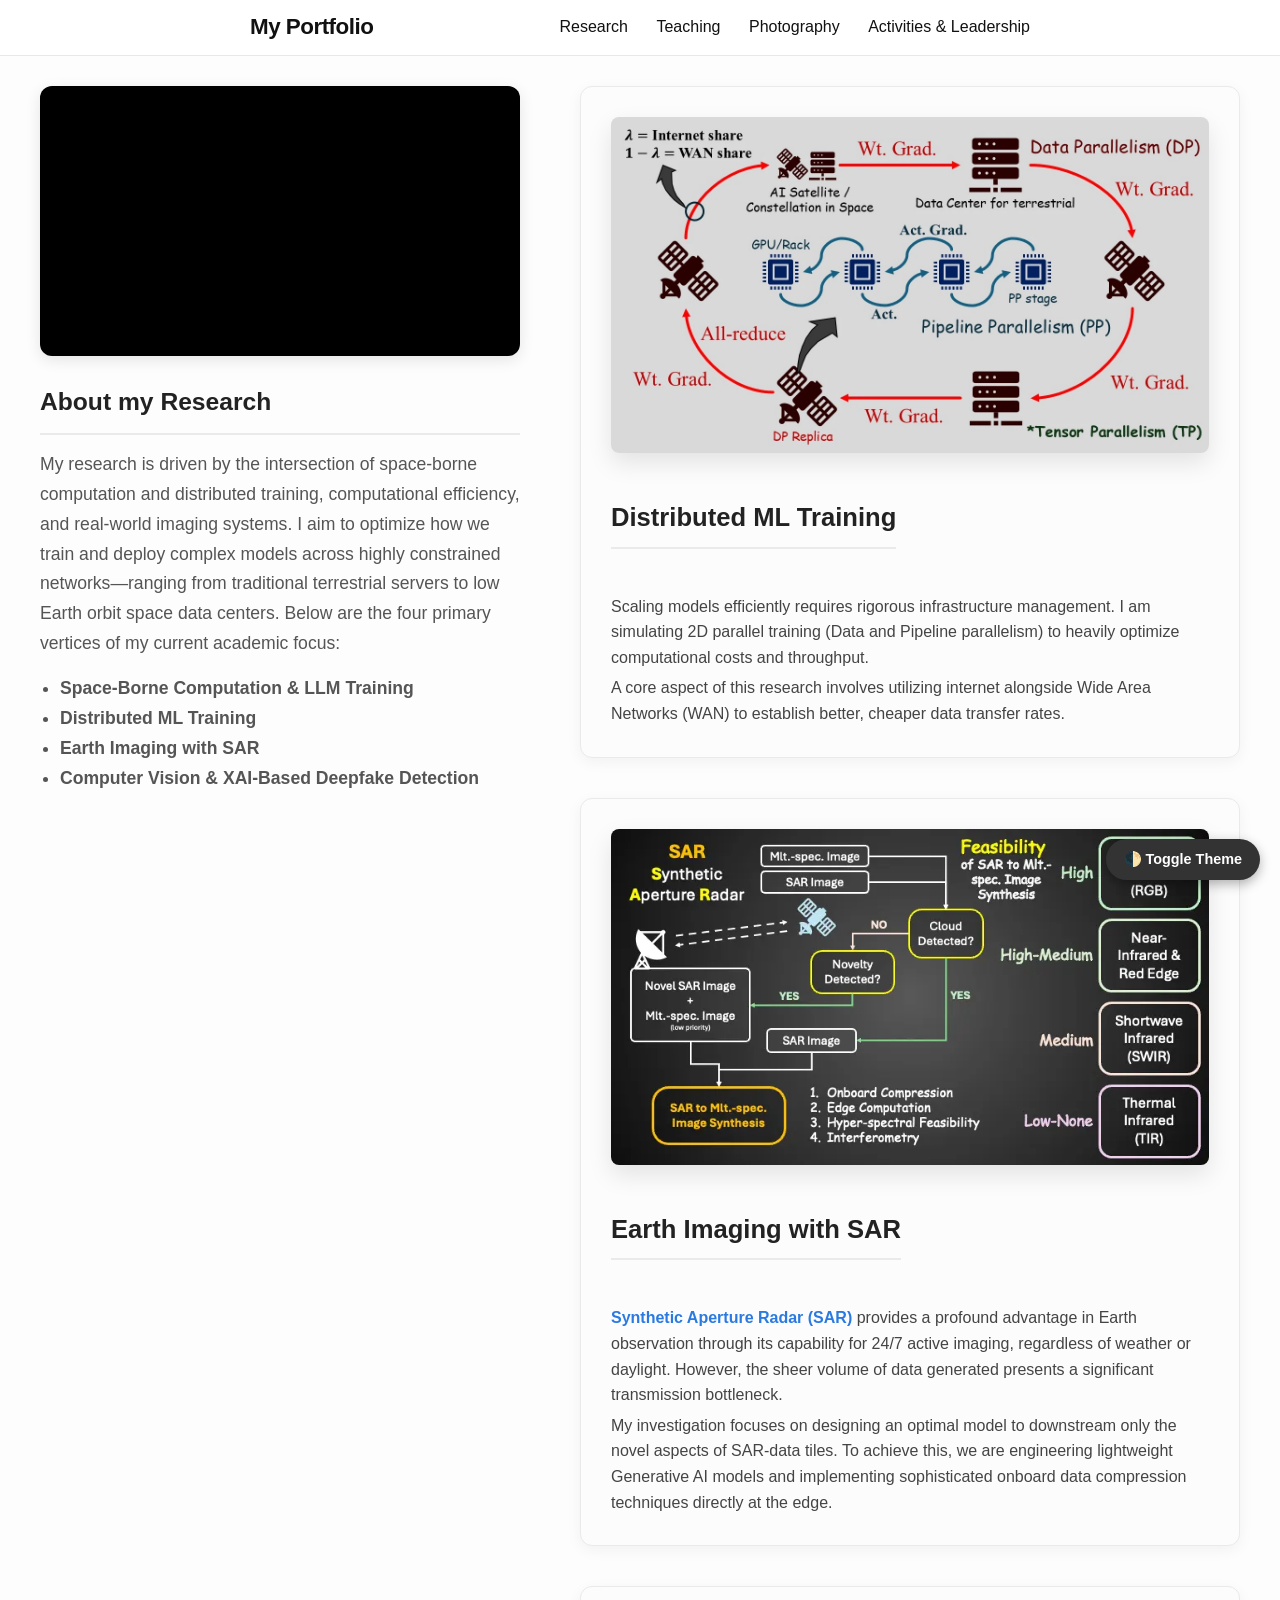
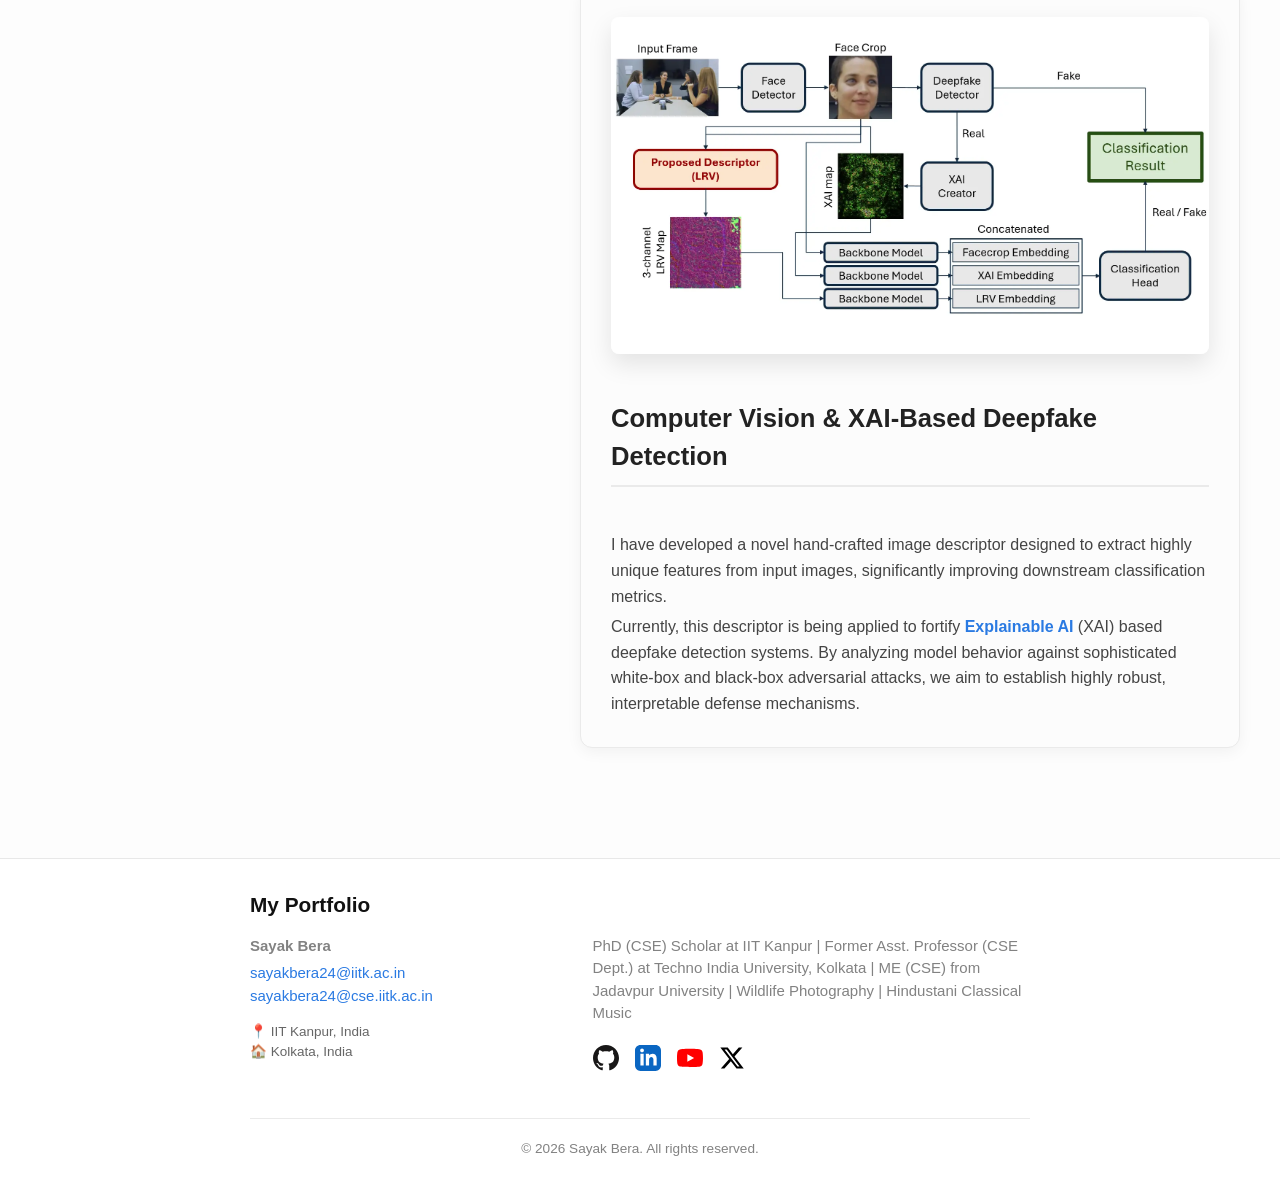
<file: research.html>
<!DOCTYPE html>
<html lang="en">
<head>
  <meta charset="utf-8">
  <meta http-equiv="X-UA-Compatible" content="IE=edge">
  <meta name="viewport" content="width=device-width, initial-scale=1">

  <meta name="description" content="Research focus of Sayak Bera: distributed ML training, SAR-based Earth imaging, and computer vision / XAI-based deepfake detection.">
  <meta property="og:title" content="Research | Sayak Bera">
  <meta property="og:type" content="website">
  <meta property="og:url" content="https://sayakbera.github.io/research.html">
  <meta property="og:description" content="Research focus of Sayak Bera: distributed ML training, SAR-based Earth imaging, and computer vision / XAI-based deepfake detection.">
  <meta name="twitter:card" content="summary">
  <meta name="twitter:title" content="Research | Sayak Bera">

  <title>Research | Sayak Bera</title>

  <link rel="stylesheet" href="/assets/main.css">
  <link rel="canonical" href="https://sayakbera.github.io/research.html">
</head>
<body>
<header class="site-header" role="banner">
  <div class="wrapper">
    <a class="site-title" rel="author" href="/index.html">My Portfolio</a>

    <nav class="site-nav">
      <input type="checkbox" id="nav-trigger" class="nav-trigger" />
      <label for="nav-trigger">
        <span class="menu-icon">
          <svg viewBox="0 0 18 15" width="18px" height="15px">
            <path d="M18,1.484c0,0.82-0.665,1.484-1.484,1.484H1.484C0.665,2.969,0,2.304,0,1.484l0,0C0,0.665,0.665,0,1.484,0 h15.032C17.335,0,18,0.665,18,1.484L18,1.484z M18,7.516C18,8.335,17.335,9,16.516,9H1.484C0.665,9,0,8.335,0,7.516l0,0 c0-0.82,0.665-1.484,1.484-1.484h15.032C17.335,6.031,18,6.696,18,7.516L18,7.516z M18,13.516C18,14.335,17.335,15,16.516,15H1.484 C0.665,15,0,14.335,0,13.516l0,0c0-0.82,0.665-1.484,1.484-1.484h15.032C17.335,12.031,18,12.696,18,13.516L18,13.516z"/>
          </svg>
        </span>
      </label>
      <div class="trigger">
        <a class="page-link" href="/research.html">Research</a>
        <a class="page-link" href="/teaching.html">Teaching</a>
        <a class="page-link" href="/photography.html">Photography</a>
        <a class="page-link" href="/activity.html">Activities &amp; Leadership</a>
      </div>
    </nav>
  </div>
</header>
<main class="page-content" aria-label="Content">
  <!-- Expanded wrapper to 1400px (roughly 1.75x larger than default) -->
  <div class="wrapper" style="max-width: 1400px !important; padding: 0 40px;">
    <style>
      /* Layout updates for wider screens */
      .research-layout { display: flex; gap: 60px; align-items: flex-start; width: 100%; margin: 0 auto; }
      
      /* Sidebar slightly wider (40%) to give the video more prominence */
      .research-sidebar { flex: 0 0 40%; position: -webkit-sticky; position: sticky; top: 40px; }
      
      .video-wrapper { position: relative; padding-bottom: 56.25%; height: 0; overflow: hidden; border-radius: 12px; margin-bottom: 25px; box-shadow: 0 4px 15px rgba(0,0,0,0.1); }
      .video-wrapper iframe { position: absolute; top: 0; left: 0; width: 100%; height: 100%; border: 0; }
      
      /* Enforced left-alignment */
      .research-intro { color: #555; font-size: 1.1em; line-height: 1.7; text-align: left !important; }
      
      .research-content { flex: 1; }
      .research-section { background-color: #fcfcfc; border: 1px solid #eaeaea; border-radius: 12px; padding: 30px; margin-bottom: 40px; box-shadow: 0 4px 15px rgba(0,0,0,0.05); text-align: left !important; }
      .research-img { width: 100%; aspect-ratio: 16 / 9; object-fit: cover; border-radius: 8px; margin-bottom: 20px; display: block; }
      
      .research-title { color: #222; margin-top: 0; border-bottom: 2px solid #eaeaea; padding-bottom: 10px; margin-bottom: 15px; font-size: 1.6em; text-align: left !important; }
      .research-description { line-height: 1.7; color: #444; text-align: left !important; }
      .research-description p { text-align: left !important; }
      
      /* Mobile override */
      @media (max-width: 850px) {
        .research-layout { flex-direction: column; gap: 30px; }
        .research-sidebar { flex: auto; width: 100%; position: static; margin-bottom: 10px; }
      }
    </style>

    <div class="research-layout">

      <!-- ========================================== -->
      <!-- LEFT COLUMN: Sticky Video & Intro -->
      <!-- ========================================== -->
      <div class="research-sidebar">
        <div class="video-wrapper">
          <!-- ADD YOUR YOUTUBE ID HERE -->
          <iframe src="https://www.youtube.com/embed/8wCvuFX_N1U" title="Research Introduction" allow="accelerometer; autoplay; clipboard-write; encrypted-media; gyroscope; picture-in-picture" allowfullscreen></iframe>
        </div>
        
        <div class="research-intro">
          <h3 class="research-title" style="font-size: 1.4em;">About my Research</h3>
          
          <p>My research is driven by the intersection of space-borne computation and distributed training, computational efficiency, and real-world imaging systems. I aim to optimize how we train and deploy complex models across highly constrained networks—ranging from traditional terrestrial servers to low Earth orbit space data centers. Below are the four primary vertices of my current academic focus:</p>
          
          <ul style="padding-left: 20px; line-height: 1.7;">
            <li><strong>Space-Borne Computation & LLM Training</strong></li>
            <li><strong>Distributed ML Training</strong></li>
            <li><strong>Earth Imaging with SAR</strong></li>
            <li><strong>Computer Vision &amp; XAI-Based Deepfake Detection</strong></li>
          </ul>
        </div>
      </div>

      <!-- ========================================== -->
      <!-- RIGHT COLUMN: Scrolling Vertices -->
      <!-- ========================================== -->
      <div class="research-content">

        <!-- VERTEX 1 -->
        <div class="research-section theme-card">
          <img src="/assets/research/dist_ml.webp" alt="Distributed Machine Learning" class="research-img">
          <h2 class="research-title">Distributed ML Training</h2>
          <div class="research-description">
            <p>Scaling models efficiently requires rigorous infrastructure management. I am simulating 2D parallel training (Data and Pipeline parallelism) to heavily optimize computational costs and throughput.</p>
            <p>A core aspect of this research involves utilizing internet alongside Wide Area Networks (WAN) to establish better, cheaper data transfer rates.</p>
          </div>
        </div>

        <!-- VERTEX 2 -->
        <div class="research-section theme-card">
          <img src="/assets/research/sar_research.webp" alt="Synthetic Aperture Radar Imaging" class="research-img">
          <h2 class="research-title">Earth Imaging with SAR</h2>
          <div class="research-description">
            <p><a href="https://en.wikipedia.org/wiki/Synthetic-aperture_radar" target="_blank" style="text-decoration: none; font-weight: bold;">Synthetic Aperture Radar (SAR)</a> provides a profound advantage in Earth observation through its capability for 24/7 active imaging, regardless of weather or daylight. However, the sheer volume of data generated presents a significant transmission bottleneck.</p>
            <p>My investigation focuses on designing an optimal model to downstream only the novel aspects of SAR-data tiles. To achieve this, we are engineering lightweight Generative AI models and implementing sophisticated onboard data compression techniques directly at the edge.</p>
          </div>
        </div>

        <!-- VERTEX 3 -->
        <div class="research-section theme-card">
          <img src="/assets/research/cv_xai.webp" alt="Computer Vision and XAI" class="research-img">
          <h2 class="research-title">Computer Vision &amp; XAI-Based Deepfake Detection</h2>
          <div class="research-description">
            <p>I have developed a novel hand-crafted image descriptor designed to extract highly unique features from input images, significantly improving downstream classification metrics.</p>
            <p>Currently, this descriptor is being applied to fortify <a href="https://en.wikipedia.org/wiki/Explainable_artificial_intelligence" target="_blank" style="text-decoration: none; font-weight: bold;">Explainable AI</a> (XAI) based deepfake detection systems. By analyzing model behavior against sophisticated white-box and black-box adversarial attacks, we aim to establish highly robust, interpretable defense mechanisms.</p>
          </div>
        </div>

      </div>
    </div>
  </div>
</main>

<footer class="site-footer h-card">
  <data class="u-url" href="/index.html"></data>

  <div class="wrapper">
    <h2 class="footer-heading">My Portfolio</h2>

    <div class="footer-col-wrapper">

      <div class="footer-col footer-col-1">
        <ul class="contact-list">
          <li class="p-name" style="font-weight: bold; margin-bottom: 5px;">Sayak Bera</li>
          <li><a class="u-email" href="mailto:sayakbera24@iitk.ac.in">sayakbera24@iitk.ac.in</a></li>
          <li><a class="u-email" href="mailto:sayakbera24@cse.iitk.ac.in">sayakbera24@cse.iitk.ac.in</a></li>
          <li style="margin-top: 15px; font-size: 0.9em; color: #666;"><strong>📍</strong> IIT Kanpur, India</li>
          <li style="font-size: 0.9em; color: #666;"><strong>🏠</strong> Kolkata, India</li>
        </ul>
      </div>

      <div class="footer-col footer-col-3">
        <p>PhD (CSE) Scholar at IIT Kanpur | Former Asst. Professor (CSE Dept.) at Techno India University, Kolkata | ME (CSE) from Jadavpur University | Wildlife Photography | Hindustani Classical Music</p>
        
        <div class="footer-socials" style="margin-top: 20px;">
          <!-- <a href="https://scholar.google.com/citations?user=hI7_HFMAAAAJ" target="_blank" title="Google Scholar" class="social-icon icon-scholar">
            <svg xmlns="http://www.w3.org/2000/svg" width="26" height="26" viewBox="0 0 24 24" fill="currentColor"><path d="M12 24a7 7 0 1 1 0-14 7 7 0 0 1 0 14zm0-24L0 9.5l4.838 3.911L12 21.433l7.162-8.022L24 9.5 12 0z"/></svg>
          </a> -->
          <a href="https://github.com/sayakbera" target="_blank" title="GitHub" class="social-icon icon-github">
            <svg xmlns="http://www.w3.org/2000/svg" width="26" height="26" viewBox="0 0 24 24" fill="currentColor"><path d="M12 0c-6.626 0-12 5.373-12 12 0 5.302 3.438 9.8 8.207 11.387.599.111.793-.261.793-.577v-2.234c-3.338.726-4.033-1.416-4.033-1.416-.546-1.387-1.333-1.756-1.333-1.756-1.089-.745.083-.729.083-.729 1.205.084 1.839 1.237 1.839 1.237 1.07 1.834 2.807 1.304 3.492.997.107-.775.418-1.305.762-1.604-2.665-.305-5.467-1.334-5.467-5.931 0-1.311.469-2.381 1.236-3.221-.124-.303-.535-1.524.117-3.176 0 0 1.008-.322 3.301 1.23.957-.266 1.983-.399 3.003-.404 1.02.005 2.047.138 3.006.404 2.291-1.552 3.297-1.23 3.297-1.23.653 1.653.242 2.874.118 3.176.77.84 1.235 1.911 1.235 3.221 0 4.609-2.807 5.624-5.479 5.921.43.372.823 1.102.823 2.222v3.293c0 .319.192.694.801.576 4.765-1.589 8.199-6.086 8.199-11.386 0-6.627-5.373-12-12-12z"/></svg>
          </a>
          <a href="https://linkedin.com/in/sayakbera" target="_blank" title="LinkedIn" class="social-icon icon-linkedin">
            <svg xmlns="http://www.w3.org/2000/svg" width="26" height="26" viewBox="0 0 24 24" fill="currentColor"><path d="M19 0h-14c-2.761 0-5 2.239-5 5v14c0 2.761 2.239 5 5 5h14c2.762 0 5-2.239 5-5v-14c0-2.761-2.238-5-5-5zm-11 19h-3v-11h3v11zm-1.5-12.268c-.966 0-1.75-.79-1.75-1.764s.784-1.764 1.75-1.764 1.75.79 1.75 1.764-.783 1.764-1.75 1.764zm13.5 12.268h-3v-5.604c0-3.368-4-3.113-4 0v5.604h-3v-11h3v1.765c1.396-2.586 7-2.777 7 2.476v6.759z"/></svg>
          </a>
          <a href="http://www.youtube.com/@SayakBera" target="_blank" title="YouTube" class="social-icon icon-youtube">
            <svg xmlns="http://www.w3.org/2000/svg" width="26" height="26" viewBox="0 0 24 24" fill="currentColor"><path d="M23.498 6.186a3.016 3.016 0 0 0-2.122-2.136C19.505 3.5 12 3.5 12 3.5s-7.505 0-9.377.55a3.016 3.016 0 0 0-2.122 2.136C0 8.07 0 12 0 12s0 3.93.498 5.814a3.016 3.016 0 0 0 2.122 2.136c1.871.55 9.377.55 9.377.55s7.505 0 9.377-.55a3.016 3.016 0 0 0 2.122-2.136C24 15.93 24 12 24 12s0-3.93-.502-5.814zM9.545 15.568V8.432L15.818 12l-6.273 3.568z"/></svg>
          </a>
          <a href="https://x.com/iamsayakb" target="_blank" title="X (Twitter)" class="social-icon icon-x">
            <svg xmlns="http://www.w3.org/2000/svg" width="26" height="26" viewBox="0 0 24 24" fill="currentColor"><path d="M18.244 2.25h3.308l-7.227 8.26 8.502 11.24H16.17l-5.214-6.817L4.99 21.75H1.68l7.73-8.835L1.254 2.25H8.08l4.713 6.231zm-1.161 17.52h1.833L7.084 4.126H5.117z"/></svg>
          </a>
        </div>
      </div>
    </div>
    
    <!-- Consistent Copyright Statement -->
    <div class="copyright">
      &copy; 2026 Sayak Bera. All rights reserved.
    </div>
  </div>
  <button class="theme-toggle-btn" onclick="toggleTheme()" aria-label="Toggle dark mode">🌓 Toggle Theme</button>
<script src="/assets/theme.js"></script>
</body>
</html>
</footer>
</file>
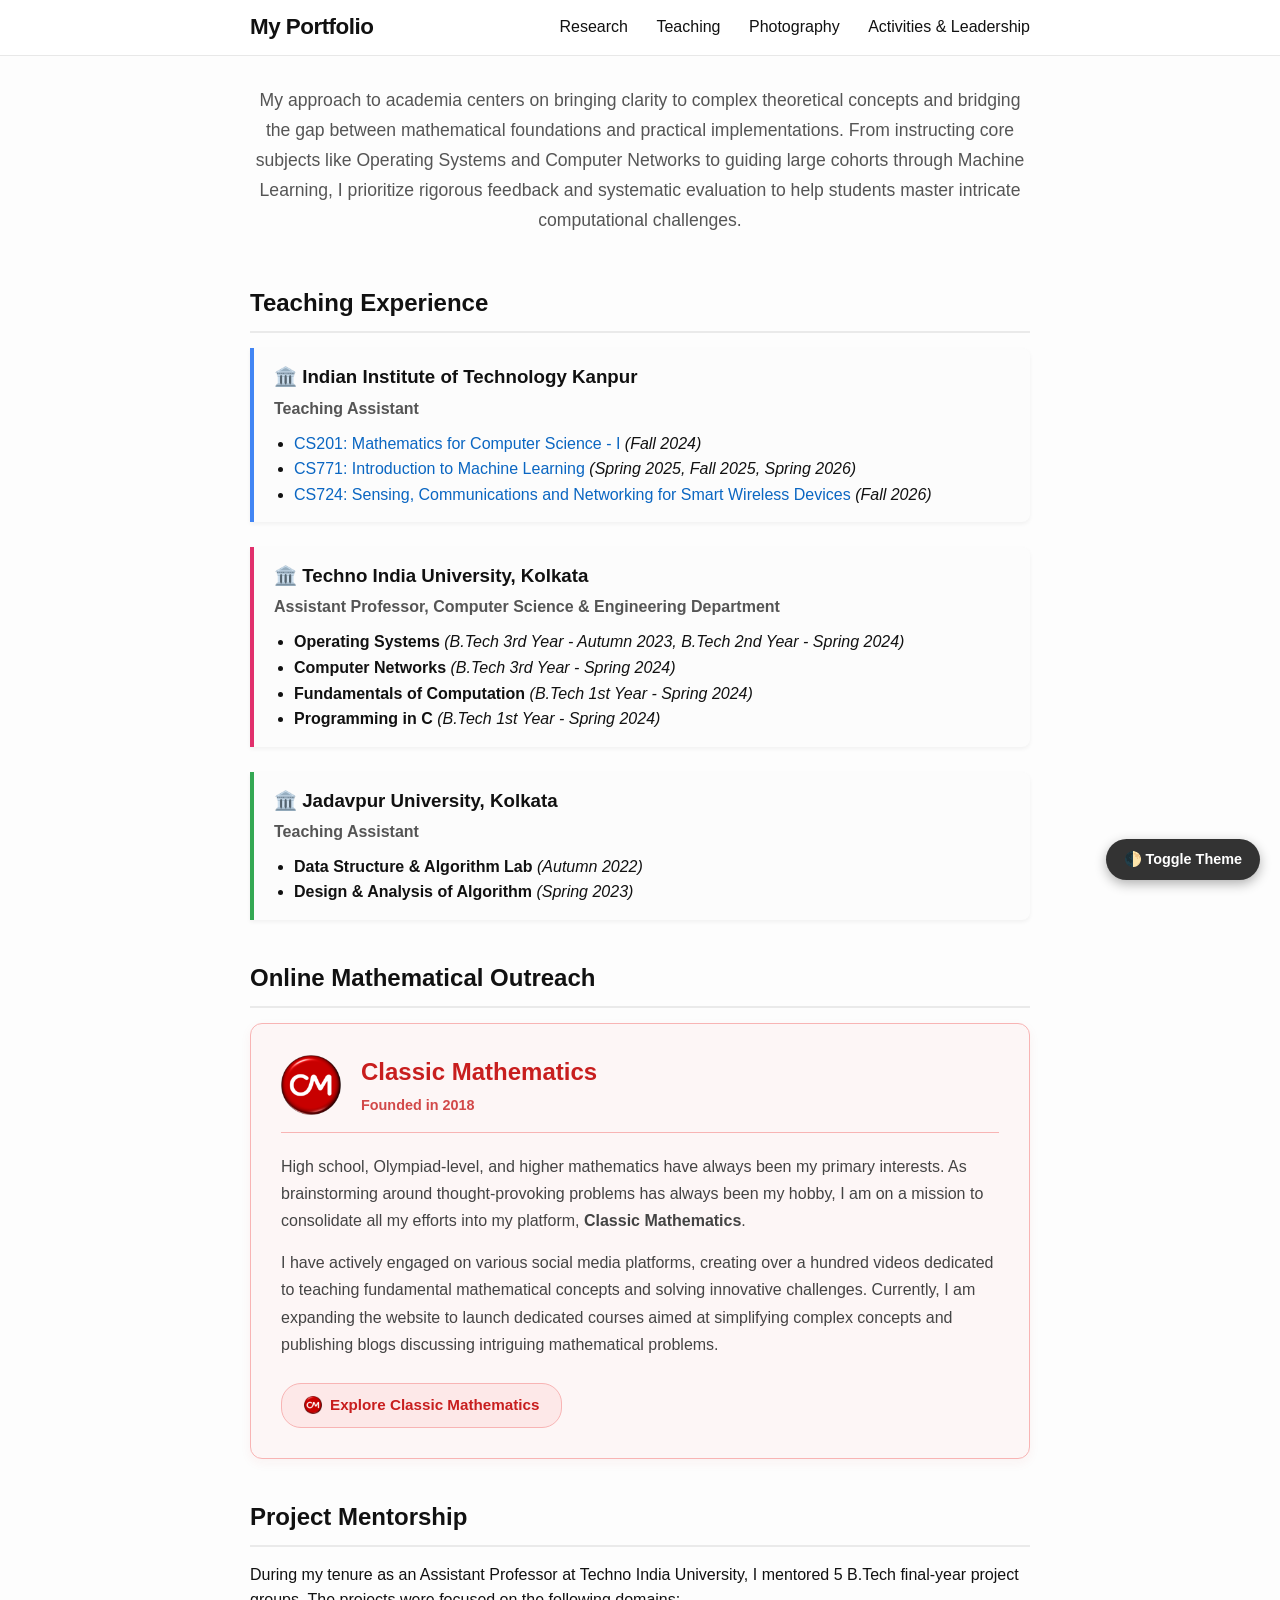
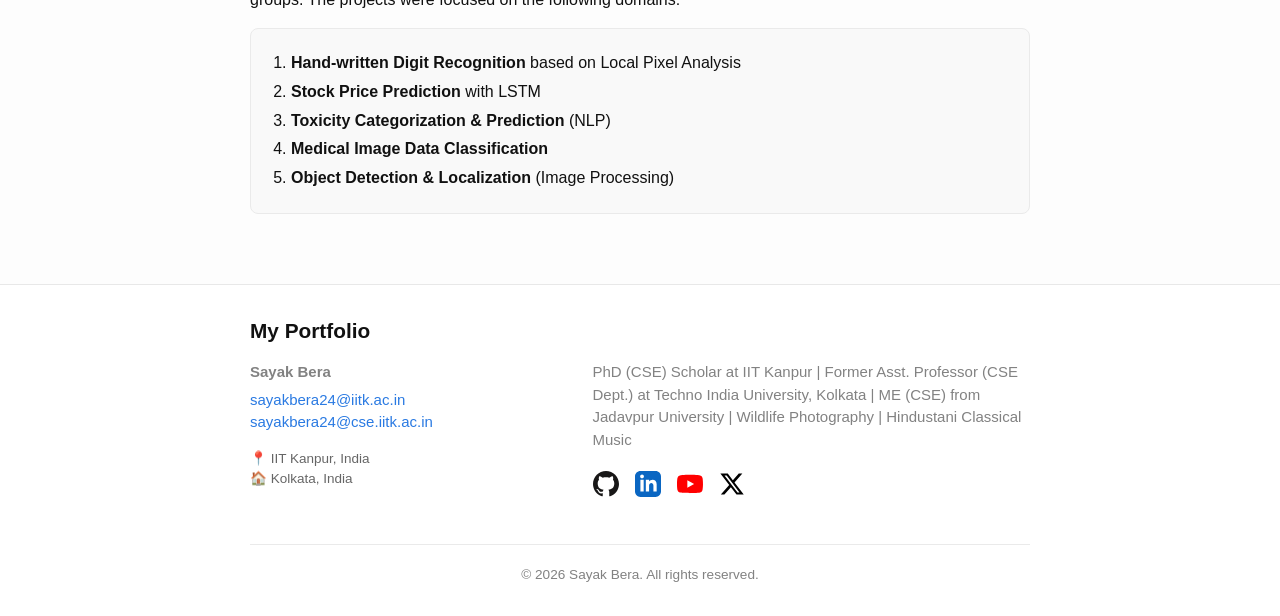
<file: teaching.html>
<!DOCTYPE html>
<html lang="en">
<head>
  <meta charset="utf-8">
  <meta http-equiv="X-UA-Compatible" content="IE=edge">
  <meta name="viewport" content="width=device-width, initial-scale=1">

  <meta name="description" content="Teaching experience and project mentorship of Sayak Bera at IIT Kanpur, Techno India University, and Jadavpur University.">
  <meta property="og:title" content="Teaching | Sayak Bera">
  <meta property="og:type" content="website">
  <meta property="og:url" content="https://sayakbera.github.io/teaching.html">
  <meta property="og:description" content="Teaching experience and project mentorship of Sayak Bera at IIT Kanpur, Techno India University, and Jadavpur University.">
  <meta name="twitter:card" content="summary">
  <meta name="twitter:title" content="Teaching | Sayak Bera">

  <title>Teaching | Sayak Bera</title>

  <link rel="stylesheet" href="/assets/main.css">
  <link rel="canonical" href="https://sayakbera.github.io/teaching.html">
</head>
<body>
<header class="site-header" role="banner">
  <div class="wrapper">
    <a class="site-title" rel="author" href="/index.html">My Portfolio</a>

    <nav class="site-nav">
      <input type="checkbox" id="nav-trigger" class="nav-trigger" />
      <label for="nav-trigger">
        <span class="menu-icon">
          <svg viewBox="0 0 18 15" width="18px" height="15px">
            <path d="M18,1.484c0,0.82-0.665,1.484-1.484,1.484H1.484C0.665,2.969,0,2.304,0,1.484l0,0C0,0.665,0.665,0,1.484,0 h15.032C17.335,0,18,0.665,18,1.484L18,1.484z M18,7.516C18,8.335,17.335,9,16.516,9H1.484C0.665,9,0,8.335,0,7.516l0,0 c0-0.82,0.665-1.484,1.484-1.484h15.032C17.335,6.031,18,6.696,18,7.516L18,7.516z M18,13.516C18,14.335,17.335,15,16.516,15H1.484 C0.665,15,0,14.335,0,13.516l0,0c0-0.82,0.665-1.484,1.484-1.484h15.032C17.335,12.031,18,12.696,18,13.516L18,13.516z"/>
          </svg>
        </span>
      </label>
      <div class="trigger">
        <a class="page-link" href="/research.html">Research</a>
        <a class="page-link" href="/teaching.html">Teaching</a>
        <a class="page-link" href="/photography.html">Photography</a>
        <a class="page-link" href="/activity.html">Activities &amp; Leadership</a>
      </div>
    </nav>
  </div>
</header>
<main class="page-content" aria-label="Content">
  <div class="wrapper">
<div class="teaching-intro">
  <p>My approach to academia centers on bringing clarity to complex theoretical concepts and bridging the gap between mathematical foundations and practical implementations. From instructing core subjects like Operating Systems and Computer Networks to guiding large cohorts through Machine Learning, I prioritize rigorous feedback and systematic evaluation to help students master intricate computational challenges.</p>
</div>

<h2 class="page-subheading">Teaching Experience</h2>

<div class="teaching-card iitk">
  <h3>🏛️ <a href="https://www.iitk.ac.in" target="_blank">Indian Institute of Technology Kanpur</a></h3>
  <p class="teaching-role">Teaching Assistant</p>
  <ul>
    <li><a href="https://www.cse.iitk.ac.in/pages/CS201.html" target="_blank" style="text-decoration: none; font-weight: 500; color: #0A66C2;">CS201: Mathematics for Computer Science - I</a> <em>(Fall 2024)</em></li>
    <li><a href="https://www.cse.iitk.ac.in/pages/CS771.html" target="_blank" style="text-decoration: none; font-weight: 500; color: #0A66C2;">CS771: Introduction to Machine Learning</a> <em>(Spring 2025, Fall 2025, Spring 2026)</em></li>
    <li><a href="https://www.cse.iitk.ac.in/pages/CS724.html" target="_blank" style="text-decoration: none; font-weight: 500; color: #0A66C2;">CS724: Sensing, Communications and Networking for Smart Wireless Devices</a> <em>(Fall 2026)</em></li>
  </ul>
</div>

<div class="teaching-card techno">
  <h3>🏛️ <a href="https://www.technoindiauniversity.ac.in/" target="_blank">Techno India University, Kolkata</a></h3>
  <p class="teaching-role">Assistant Professor, Computer Science &amp; Engineering Department</p>
  <ul>
    <li><strong>Operating Systems</strong> <em>(B.Tech 3rd Year - Autumn 2023, B.Tech 2nd Year - Spring 2024)</em></li>
    <li><strong>Computer Networks</strong> <em>(B.Tech 3rd Year - Spring 2024)</em></li>
    <li><strong>Fundamentals of Computation</strong> <em>(B.Tech 1st Year - Spring 2024)</em></li>
    <li><strong>Programming in C</strong> <em>(B.Tech 1st Year - Spring 2024)</em></li>
  </ul>
</div>

<div class="teaching-card ju">
  <h3>🏛️ <a href="https://jadavpuruniversity.in/" target="_blank">Jadavpur University, Kolkata</a></h3>
  <p class="teaching-role">Teaching Assistant</p>
  <ul>
    <li><strong>Data Structure &amp; Algorithm Lab</strong> <em>(Autumn 2022)</em></li>
    <li><strong>Design &amp; Analysis of Algorithm</strong> <em>(Spring 2023)</em></li>
  </ul>
</div>

<h2 class="page-subheading">Online Mathematical Outreach</h2>

<div class="cm-highlight-box">
  <div class="cm-header">
    <img src="/assets/logo/classic_mathematics_logo.png" alt="Classic Mathematics" class="cm-logo-large">
    <div class="cm-title-group">
      <h3>Classic Mathematics</h3>
      <p class="cm-subtitle">Founded in 2018</p>
    </div>
  </div>
  <div class="cm-body">
    <p>High school, Olympiad-level, and higher mathematics have always been my primary interests. As brainstorming around thought-provoking problems has always been my hobby, I am on a mission to consolidate all my efforts into my platform, <strong>Classic Mathematics</strong>.</p>
    <p>I have actively engaged on various social media platforms, creating over a hundred videos dedicated to teaching fundamental mathematical concepts and solving innovative challenges. Currently, I am expanding the website to launch dedicated courses aimed at simplifying complex concepts and publishing blogs discussing intriguing mathematical problems.</p>
    <div style="margin-top: 25px;">
      <a href="https://classicmathematics.com" target="_blank" class="website-btn btn-math" style="padding: 10px 22px; font-size: 0.95em;">
        <img src="/assets/logo/classic_mathematics_logo.png" alt="CM Logo" class="btn-logo"> Explore Classic Mathematics
      </a>
    </div>
  </div>
</div>

<h2 class="page-subheading">Project Mentorship</h2>

<p style="line-height: 1.6;">During my tenure as an Assistant Professor at Techno India University, I mentored 5 B.Tech final-year project groups. The projects were focused on the following domains:</p>

<div class="mentorship-box">
  <ol>
    <li><strong>Hand-written Digit Recognition</strong> based on Local Pixel Analysis</li>
    <li><strong>Stock Price Prediction</strong> with LSTM</li>
    <li><strong>Toxicity Categorization &amp; Prediction</strong> (NLP)</li>
    <li><strong>Medical Image Data Classification</strong></li>
    <li><strong>Object Detection &amp; Localization</strong> (Image Processing)</li>
  </ol>
</div>
  </div>
</main>

<footer class="site-footer h-card">
  <data class="u-url" href="/index.html"></data>

  <div class="wrapper">
    <h2 class="footer-heading">My Portfolio</h2>

    <div class="footer-col-wrapper">
      <div class="footer-col footer-col-1">
        <ul class="contact-list">
          <li class="p-name" style="font-weight: bold; margin-bottom: 5px;">Sayak Bera</li>
          <li><a class="u-email" href="mailto:sayakbera24@iitk.ac.in">sayakbera24@iitk.ac.in</a></li>
          <li><a class="u-email" href="mailto:sayakbera24@cse.iitk.ac.in">sayakbera24@cse.iitk.ac.in</a></li>
          <li style="margin-top: 15px; font-size: 0.9em; color: #666;"><strong>📍</strong> IIT Kanpur, India</li>
          <li style="font-size: 0.9em; color: #666;"><strong>🏠</strong> Kolkata, India</li>
        </ul>
      </div>

      <div class="footer-col footer-col-3">
        <p>PhD (CSE) Scholar at IIT Kanpur | Former Asst. Professor (CSE Dept.) at Techno India University, Kolkata | ME (CSE) from Jadavpur University | Wildlife Photography | Hindustani Classical Music</p>
        
        <div class="footer-socials" style="margin-top: 20px;">
          <!-- <a href="https://scholar.google.com/citations?user=hI7_HFMAAAAJ" target="_blank" title="Google Scholar" class="social-icon icon-scholar">
            <svg xmlns="http://www.w3.org/2000/svg" width="26" height="26" viewBox="0 0 24 24" fill="currentColor"><path d="M12 24a7 7 0 1 1 0-14 7 7 0 0 1 0 14zm0-24L0 9.5l4.838 3.911L12 21.433l7.162-8.022L24 9.5 12 0z"/></svg>
          </a> -->
          <a href="https://github.com/sayakbera" target="_blank" title="GitHub" class="social-icon icon-github">
            <svg xmlns="http://www.w3.org/2000/svg" width="26" height="26" viewBox="0 0 24 24" fill="currentColor"><path d="M12 0c-6.626 0-12 5.373-12 12 0 5.302 3.438 9.8 8.207 11.387.599.111.793-.261.793-.577v-2.234c-3.338.726-4.033-1.416-4.033-1.416-.546-1.387-1.333-1.756-1.333-1.756-1.089-.745.083-.729.083-.729 1.205.084 1.839 1.237 1.839 1.237 1.07 1.834 2.807 1.304 3.492.997.107-.775.418-1.305.762-1.604-2.665-.305-5.467-1.334-5.467-5.931 0-1.311.469-2.381 1.236-3.221-.124-.303-.535-1.524.117-3.176 0 0 1.008-.322 3.301 1.23.957-.266 1.983-.399 3.003-.404 1.02.005 2.047.138 3.006.404 2.291-1.552 3.297-1.23 3.297-1.23.653 1.653.242 2.874.118 3.176.77.84 1.235 1.911 1.235 3.221 0 4.609-2.807 5.624-5.479 5.921.43.372.823 1.102.823 2.222v3.293c0 .319.192.694.801.576 4.765-1.589 8.199-6.086 8.199-11.386 0-6.627-5.373-12-12-12z"/></svg>
          </a>
          <a href="https://linkedin.com/in/sayakbera" target="_blank" title="LinkedIn" class="social-icon icon-linkedin">
            <svg xmlns="http://www.w3.org/2000/svg" width="26" height="26" viewBox="0 0 24 24" fill="currentColor"><path d="M19 0h-14c-2.761 0-5 2.239-5 5v14c0 2.761 2.239 5 5 5h14c2.762 0 5-2.239 5-5v-14c0-2.761-2.238-5-5-5zm-11 19h-3v-11h3v11zm-1.5-12.268c-.966 0-1.75-.79-1.75-1.764s.784-1.764 1.75-1.764 1.75.79 1.75 1.764-.783 1.764-1.75 1.764zm13.5 12.268h-3v-5.604c0-3.368-4-3.113-4 0v5.604h-3v-11h3v1.765c1.396-2.586 7-2.777 7 2.476v6.759z"/></svg>
          </a>
          <a href="http://www.youtube.com/@SayakBera" target="_blank" title="YouTube" class="social-icon icon-youtube">
            <svg xmlns="http://www.w3.org/2000/svg" width="26" height="26" viewBox="0 0 24 24" fill="currentColor"><path d="M23.498 6.186a3.016 3.016 0 0 0-2.122-2.136C19.505 3.5 12 3.5 12 3.5s-7.505 0-9.377.55a3.016 3.016 0 0 0-2.122 2.136C0 8.07 0 12 0 12s0 3.93.498 5.814a3.016 3.016 0 0 0 2.122 2.136c1.871.55 9.377.55 9.377.55s7.505 0 9.377-.55a3.016 3.016 0 0 0 2.122-2.136C24 15.93 24 12 24 12s0-3.93-.502-5.814zM9.545 15.568V8.432L15.818 12l-6.273 3.568z"/></svg>
          </a>
          <a href="https://x.com/iamsayakb" target="_blank" title="X (Twitter)" class="social-icon icon-x">
            <svg xmlns="http://www.w3.org/2000/svg" width="26" height="26" viewBox="0 0 24 24" fill="currentColor"><path d="M18.244 2.25h3.308l-7.227 8.26 8.502 11.24H16.17l-5.214-6.817L4.99 21.75H1.68l7.73-8.835L1.254 2.25H8.08l4.713 6.231zm-1.161 17.52h1.833L7.084 4.126H5.117z"/></svg>
          </a>
        </div>
      </div>
    </div>
    
    <!-- Consistent Copyright Statement -->
    <div class="copyright">
      &copy; 2026 Sayak Bera. All rights reserved.
    </div>
  </div>
</footer>

<button class="theme-toggle-btn" onclick="toggleTheme()" aria-label="Toggle dark mode">🌓 Toggle Theme</button>
<script src="/assets/theme.js"></script>
</body>
</html>
</file>
<file: assets/main.css>
/* ==========================================================================
   Sayak Bera — portfolio site stylesheet
   Single shared file for layout (minima-style header/nav/footer),
   dark mode, and every page's component styles. 
   Loaded once by every page so nothing is duplicated or out of sync between pages.
   ========================================================================== */

:root {
  --text-color: #111;
  --bg-color: #fdfdfd;
  --grey-color: #828282;
  --grey-color-dark: #424242;
  --spacing-unit: 30px;
}

* { box-sizing: border-box; }
html { font-size: 100%; }

body {
  margin: 0;
  padding: 0;
  font-family: -apple-system, BlinkMacSystemFont, "Segoe UI", Helvetica, Arial, sans-serif;
  font-size: 16px;
  line-height: 1.5;
  color: var(--text-color);
  background-color: var(--bg-color);
  -webkit-text-size-adjust: 100%;
  -webkit-font-smoothing: antialiased;
  transition: background-color 0.3s ease, color 0.3s ease;
}

h1, h2, h3, h4, h5, h6, p, blockquote, pre, ul, ol, dl, figure { margin: 0 0 15px 0; }
img { max-width: 100%; vertical-align: middle; }
a { color: #2a7ae2; text-decoration: none; }
a:hover { text-decoration: underline; }

.wrapper { max-width: 840px; margin: 0 auto; padding: 0 30px; }
@media screen and (max-width: 800px) { .wrapper { max-width: 100%; padding: 0 20px; } }

/* Wider wrapper used for the homepage's main content so it uses more of a
   landscape monitor, while the header/footer keep the standard width. */
.wrapper-wide { max-width: min(1400px, 94vw); margin: 0 auto; padding: 0 40px; }
@media screen and (max-width: 800px) { .wrapper-wide { padding: 0 20px; } }

/* ---------------------------------------------------------------------- */
/* Site header / nav                                                      */
/* ---------------------------------------------------------------------- */
.site-header { border-bottom: 1px solid #e8e8e8; min-height: 55.95px; position: relative; background-color: #fff; }

.site-title { font-size: 1.4rem; font-weight: 700; line-height: 54px; letter-spacing: -0.5px; margin-bottom: 0; float: left; color: #111 !important; text-decoration: none; }
.site-title:hover { text-decoration: none; }

.site-nav { float: right; line-height: 54px; }
.site-nav .nav-trigger { display: none; }
.site-nav .menu-icon { display: none; }
.site-nav .page-link { color: var(--text-color); line-height: 1.5; margin-left: 24px; font-weight: 500; }

@media screen and (max-width: 600px) {
  .site-nav {
    position: absolute; top: 9px; right: 15px;
    background-color: #fdfdfd; border: 1px solid #e8e8e8; border-radius: 5px;
    text-align: right; z-index: 10;
  }
  .site-nav label[for="nav-trigger"] { display: block; float: right; width: 36px; height: 36px; z-index: 2; cursor: pointer; }
  .site-nav .menu-icon { display: block; float: right; width: 36px; height: 26px; line-height: 0; padding-top: 10px; text-align: center; }
  .site-nav .menu-icon > svg { fill: #424242; }
  .site-nav input ~ .trigger { clear: both; display: none; }
  .site-nav input:checked ~ .trigger { display: block; padding-bottom: 5px; }
  .site-nav .page-link { display: block; padding: 5px 10px; margin: 0; }
}

/* ---------------------------------------------------------------------- */
/* Page content                                                           */
/* ---------------------------------------------------------------------- */
.page-content { padding: var(--spacing-unit) 0; flex: 1; }

/* ---------------------------------------------------------------------- */
/* Site footer                                                            */
/* ---------------------------------------------------------------------- */
.site-footer { border-top: 1px solid #e8e8e8; padding: var(--spacing-unit) 0; background-color: #fff; margin-top: 40px; }
.footer-heading { font-size: 1.3rem; margin-bottom: 15px; }
.contact-list { list-style: none; margin-left: 0; padding-left: 0; }
.footer-col-wrapper { display: flex; flex-wrap: wrap; gap: 30px; font-size: 15px; color: var(--grey-color); }
.footer-col { flex: 1; min-width: 220px; }
.footer-col-3 { flex: 1.4; }
@media screen and (max-width: 600px) { .footer-col-wrapper { flex-direction: column; } }

.footer-socials { display: flex; gap: 16px; margin-top: 16px; align-items: center; }
.footer-socials .social-icon { display: inline-flex; }

/* Shared "social icon" styling used in both the Get In Touch card and the footer */
.social-icon { transition: transform 0.2s ease; }
.social-icon:hover { transform: scale(1.1); }
.social-icon.icon-github { color: #181717; }
.social-icon.icon-linkedin { color: #0A66C2; }
.social-icon.icon-youtube { color: #FF0000; }
.social-icon.icon-x { color: #000000; }

hr { border: 0; border-top: 1px solid #e8e8e8; margin: 30px 0; }
::selection { background: #d6e6ff; }
a:focus-visible, button:focus-visible, summary:focus-visible { outline: 2px solid #0A66C2; outline-offset: 2px; }

/* ---------------------------------------------------------------------- */
/* Theme toggle button (single definition, single script in theme.js)     */
/* ---------------------------------------------------------------------- */
.theme-toggle-btn {
  position: fixed; bottom: 20px; right: 20px;
  background: #333; color: #fff; border: none; border-radius: 50px;
  padding: 12px 18px; cursor: pointer; z-index: 1000;
  box-shadow: 0 4px 12px rgba(0,0,0,0.3); transition: background 0.3s;
  font-weight: bold; font-size: 0.9em;
}

/* ==========================================================================
   HOME PAGE — hero + layout grid (UPDATED)
   ========================================================================== */
.hero-container { 
  display: grid; 
  grid-template-columns: 300px 1fr 340px; 
  grid-template-areas: "left middle right";
  gap: 40px; 
  margin-bottom: 60px; 
  align-items: start; 
}

/* Left Column: Fixed */
.hero-left { grid-area: left; display: flex; flex-direction: column; position: sticky; top: 30px; }
.hero-img { width: 100%; height: auto; object-fit: cover; border-radius: 12px; box-shadow: 0 4px 12px rgba(0,0,0,0.1); margin-bottom: 15px; }
.resume-btn { text-align: center; width: 100%; padding: 12px 0; background-color: #0A66C2; color: white !important; text-decoration: none; border-radius: 6px; font-weight: bold; transition: all 0.2s; display: inline-block; box-sizing: border-box; box-shadow: 0 2px 5px rgba(0,0,0,0.1); }
.resume-btn:hover { transform: translateY(-2px); box-shadow: 0 4px 10px rgba(0,0,0,0.2); text-decoration: none; }

/* Middle Column: Scrolling */
.hero-middle { grid-area: middle; display: flex; flex-direction: column; gap: 30px; }
.hero-bio p { margin: 0 0 16px 0; line-height: 1.7; }
.hero-bio p:last-child { margin-bottom: 0; }

.highlights-list { list-style-type: none; padding: 0; margin: 0; }
.highlights-list li { margin-bottom: 15px; padding-left: 24px; position: relative; line-height: 1.6; }
.highlights-list li::before { content: "▹"; position: absolute; left: 0; color: #0A66C2; font-weight: bold; font-size: 1.2em; top: -2px; }

/* Resume Info Cards */
.resume-section { display: flex; flex-direction: column; gap: 15px; }
.info-card { background-color: #fcfcfc; border: 1px solid #eaeaea; border-radius: 8px; padding: 15px 20px; box-shadow: 0 2px 4px rgba(0,0,0,0.02); }
.info-card h4 { margin: 0 0 5px 0; font-size: 1.05em; color: #222; }
.card-subtitle { margin: 0; font-size: 0.9em; color: #555; display: flex; justify-content: space-between; flex-wrap: wrap; }
.card-subtitle span { font-weight: bold; color: #0A66C2; }
.preprint-card p { margin: 0; font-size: 0.95em; line-height: 1.6; }

/* Right Column: Fixed */
.hero-right { grid-area: right; display: flex; flex-direction: column; position: sticky; top: 30px; }
.theme-card { display: flex; flex-direction: column; align-items: center; text-align: center; padding: 30px; background-color: #fcfcfc; border-radius: 12px; border: 1px solid #eaeaea; width: 100%; box-sizing: border-box; }
.theme-card h3 { margin-top: 0; margin-bottom: 15px; }
.theme-card p { margin: 5px 0; line-height: 1.6; }
.social-icon.icon-scholar { color: #4285F4; }

/* Website Buttons with Logos */
.website-btn {
  display: inline-flex; align-items: center; gap: 8px;
  padding: 8px 16px; border-radius: 20px; font-size: 0.85em; font-weight: 600; text-decoration: none; transition: all 0.2s; border: 1px solid transparent;
}
.btn-logo { width: 18px; height: 18px; object-fit: contain; }
.website-btn:hover { transform: translateY(-1px); text-decoration: none; }

/* Classic Math (Light Red-ish) */
.btn-math { background-color: #fde8e8; color: #c81e1e !important; border-color: #f8b4b4; }
.btn-math:hover { background-color: #c81e1e; color: #ffffff !important; }

/* My Photography (Light Green-ish) */
.btn-photo { background-color: #e8f5e9; color: #2e7d32 !important; border-color: #a5d6a7; }
.btn-photo:hover { background-color: #2e7d32; color: #ffffff !important; }

/* Copyright Statement */
.copyright { text-align: center; font-size: 0.85em; color: var(--grey-color); margin-top: 40px; padding-top: 20px; border-top: 1px solid #eaeaea; }

/* Threshold 1 (Tablets) */
@media (max-width: 1150px) {
  .hero-container {
    grid-template-columns: 300px 1fr;
    grid-template-areas: "left middle" "right right";
  }
  .hero-right { position: static; align-items: center; margin-top: 20px; }
  .theme-card { max-width: 500px; }
}

/* Threshold 2 (Smartphones) */
@media (max-width: 850px) {
  .hero-container {
    grid-template-columns: 1fr;
    justify-items: center; 
    grid-template-areas: "left" "middle" "right";
  }
  .hero-left { position: static; max-width: 500px; width: 100%; }
  .hero-middle { text-align: center; }
  .card-subtitle { justify-content: center; gap: 10px; }
}

/* ==========================================================================
   ACTIVITY PAGE
   ========================================================================== */
.activity-intro { text-align: center; margin-bottom: 50px; color: #555; font-size: 1.1em; }
.section-title { border-bottom: 2px solid #eaeaea; padding-bottom: 10px; margin-top: 40px; margin-bottom: 30px; font-size: 1.5em; color: #222; }

.leadership-card { border-left: 4px solid #F4B400; padding: 15px 20px; background-color: #fcfcfc; margin-bottom: 20px; border-radius: 0 8px 8px 0; box-shadow: 0 2px 4px rgba(0,0,0,0.05); }
.leadership-role { margin: 0 0 5px 0; font-size: 1.2em; color: #333; }
.leadership-org { font-weight: bold; color: #0A66C2; text-decoration: none; }
.leadership-org:hover { text-decoration: underline; }
.leadership-desc { margin: 10px 0 0 0; color: #555; line-height: 1.6; }
.leadership-date { font-size: 0.85em; color: #888; text-transform: uppercase; letter-spacing: 1px; font-weight: bold; }

.featured-videos { display: grid; grid-template-columns: repeat(auto-fit, minmax(300px, 1fr)); gap: 30px; margin-bottom: 40px; }
.video-wrapper { position: relative; padding-bottom: 56.25%; height: 0; overflow: hidden; border-radius: 10px; box-shadow: 0 4px 12px rgba(0,0,0,0.1); background-color: #000; }
.video-wrapper iframe { position: absolute; top: 0; left: 0; width: 100%; height: 100%; border: 0; }
.video-caption { text-align: center; font-size: 0.9em; color: #666; margin-top: 10px; font-style: italic; }

.arts-grid { display: grid; grid-template-columns: repeat(auto-fit, minmax(300px, 1fr)); gap: 20px; margin-bottom: 40px; }
.art-card { border: 1px solid #eaeaea; border-radius: 10px; padding: 20px; background-color: #fff; box-shadow: 0 2px 8px rgba(0,0,0,0.04); transition: transform 0.2s; }
.art-card:hover { transform: translateY(-3px); box-shadow: 0 6px 15px rgba(0,0,0,0.08); }
.art-icon { font-size: 2em; margin-bottom: 10px; display: inline-block; }
.art-title { margin: 0 0 10px 0; color: #222; }
.art-desc { font-size: 0.95em; color: #666; line-height: 1.5; margin-bottom: 15px; }

details.video-dropdown { background-color: #f9f9f9; border-radius: 6px; padding: 10px; margin-top: 10px; }
details.video-dropdown summary { font-weight: 600; cursor: pointer; outline: none; color: #E1306C; font-size: 0.9em; display: flex; align-items: center; }
details.video-dropdown summary::before { content: "▶"; margin-right: 8px; font-size: 0.8em; }
.video-list { list-style: none; padding-left: 0; margin: 10px 0 0 0; }
.video-list li { margin-bottom: 8px; font-size: 0.9em; border-bottom: 1px solid #eaeaea; padding-bottom: 8px; }
.video-list li:last-child { border-bottom: none; padding-bottom: 0; margin-bottom: 0; }
.video-list a { color: #0A66C2; text-decoration: none; display: flex; align-items: center; gap: 8px; }
.video-list a:hover { color: #004182; text-decoration: underline; }

.recreation-box { background-color: #f9f9f9; padding: 20px; border-radius: 8px; border: 1px solid #eaeaea; margin-top: 30px; }
.recreation-box p { margin: 0; color: #555; }

/* ==========================================================================
   PHOTOGRAPHY PAGE
   ========================================================================== */
.photography-intro { text-align: center; margin-bottom: 50px; color: #555; font-size: 1.1em; }

.action-button { display: inline-flex; align-items: center; gap: 10px; background-color: #fcfcfc; border: 1px solid #eaeaea; padding: 10px 20px; border-radius: 30px; text-decoration: none; font-weight: bold; transition: all 0.2s; box-shadow: 0 2px 5px rgba(0,0,0,0.05); }
.action-button:hover { transform: translateY(-2px); text-decoration: none; }
.archive-button { color: #333; margin-top: 15px; }
.archive-button:hover { background-color: #333; color: white; }
.iitk-button { color: #0A66C2; font-size: 0.9em; }
.iitk-button:hover { background-color: #0A66C2; color: white; }

.gallery-section { margin-bottom: 60px; }
.gallery-title { border-bottom: 2px solid #eaeaea; padding-bottom: 10px; margin-bottom: 20px; font-size: 1.5em; display: flex; justify-content: space-between; align-items: baseline; flex-wrap: wrap; }

.hero-img.gallery-hero { width: 100%; aspect-ratio: 16 / 9; height: auto; object-fit: cover; border-radius: 8px; margin-bottom: 15px; transition: transform 0.3s ease, box-shadow 0.3s ease; }
.hero-img.gallery-hero:hover { transform: scale(1.02); box-shadow: 0 5px 15px rgba(0,0,0,0.15); z-index: 10; position: relative; }

.gallery-grid { display: grid; grid-template-columns: repeat(3, 1fr); gap: 15px; margin-bottom: 20px; }
.gallery-img { width: 100%; aspect-ratio: 4 / 3; object-fit: cover; border-radius: 8px; transition: transform 0.3s ease, box-shadow 0.3s ease; }
.gallery-img:hover { transform: scale(1.04); box-shadow: 0 5px 15px rgba(0,0,0,0.15); z-index: 10; position: relative; }
@media (max-width: 768px) { .gallery-grid { grid-template-columns: repeat(1, 1fr); } }

/* ==========================================================================
   RESEARCH PAGE (UPDATED - Vertical Stack)
   ========================================================================== */
.research-container { max-width: 900px; margin: 0 auto; } /* Optimized width for comfortable reading */
.research-intro { text-align: center; margin-bottom: 60px; color: #555; font-size: 1.1em; max-width: 760px; margin-left: auto; margin-right: auto; }

.research-section { 
  display: flex; 
  flex-direction: column; /* Stacks image on top, text on bottom */
  align-items: flex-start; 
  gap: 25px; /* Spacing between the image and the text */
  margin-bottom: 80px; 
  width: 100%;
}
.research-section.reverse { 
  flex-direction: column; /* Ignores the previous reverse class so everything is uniform */
}

.research-media { width: 100%; display: block; }
.research-info { width: 100%; display: block; }

.research-img { 
  width: 100%; 
  aspect-ratio: 16 / 9; /* Strictly 16:9 */
  object-fit: cover; 
  border-radius: 12px; 
  box-shadow: 0 10px 25px rgba(0,0,0,0.1); 
  transition: transform 0.3s ease; 
  display: block; 
  margin: 0; 
}
.research-img:hover { transform: translateY(-3px); }

.research-title { color: #222; margin-top: 0; border-bottom: 2px solid #eaeaea; padding-bottom: 10px; margin-bottom: 15px; font-size: 1.6em; }
.research-description { line-height: 1.7; color: #444; }
.research-description p:last-child { margin-bottom: 0; }

/* Responsive threshold: Stacks and center-aligns everything below the image */
@media (max-width: 950px) {
  .research-section, .research-section.reverse { 
    flex-direction: column; 
    align-items: center; 
    text-align: center; 
  }
  .research-media, .research-info { 
    flex: 1 1 auto; 
    width: 100%; 
    max-width: 800px; 
  }
  .research-img { 
    height: auto; 
    aspect-ratio: 16 / 9; /* Prevents the image from being distorted when stacked */
  }
}

/* ==========================================================================
   TEACHING PAGE
   ========================================================================== */
.teaching-intro { text-align: center; margin-bottom: 50px; color: #555; font-size: 1.1em; max-width: 800px; margin-left: auto; margin-right: auto; line-height: 1.7; }
.page-subheading { border-bottom: 2px solid #eaeaea; padding-bottom: 10px; margin-top: 40px; }

.teaching-card { padding: 15px 20px; background-color: #fcfcfc; margin-bottom: 25px; border-radius: 0 8px 8px 0; box-shadow: 0 2px 4px rgba(0,0,0,0.05); }
.teaching-card h3 { margin-top: 0; margin-bottom: 5px; }
.teaching-card h3 a { text-decoration: none; color: inherit; }
.teaching-role { margin: 0 0 10px 0; font-weight: bold; color: #555; }
.teaching-card ul { margin: 0; padding-left: 20px; line-height: 1.6; }
.teaching-card.iitk { border-left: 4px solid #4285F4; }
.teaching-card.techno { border-left: 4px solid #E1306C; }
.teaching-card.ju { border-left: 4px solid #34A853; margin-bottom: 40px; }

.mentorship-box { background-color: #f9f9f9; padding: 20px; border-radius: 8px; border: 1px solid #eaeaea; }
.mentorship-box ol { margin: 0; padding-left: 20px; line-height: 1.8; }

/* ==========================================================================
   TEACHING PAGE — Classic Mathematics Highlight Box
   ========================================================================== */
.cm-highlight-box {
  background-color: #fdf6f6;
  border: 1px solid #f8b4b4;
  border-radius: 12px;
  padding: 30px;
  margin-bottom: 40px;
  box-shadow: 0 4px 12px rgba(200, 30, 30, 0.05);
}
.cm-header {
  display: flex;
  align-items: center;
  gap: 20px;
  margin-bottom: 20px;
  border-bottom: 1px solid #f8b4b4;
  padding-bottom: 15px;
}
.cm-logo-large {
  width: 60px;
  height: 60px;
  object-fit: contain;
}
.cm-title-group h3 {
  margin: 0 0 5px 0;
  color: #c81e1e;
  font-size: 1.5em;
}
.cm-subtitle {
  margin: 0;
  color: #c81e1e;
  font-weight: 600;
  font-size: 0.9em;
  opacity: 0.8;
}
.cm-body p {
  line-height: 1.7;
  margin-bottom: 15px;
  color: #444;
}
.cm-body p:last-of-type {
  margin-bottom: 0;
}

/* ==========================================================================
   DARK MODE — single consolidated set of overrides for every page
   ========================================================================== */
body.dark-theme { background-color: #121212; color: #e0e0e0; }
body.dark-theme a { color: #64b5f6 !important; }
body.dark-theme svg { fill: #e0e0e0 !important; }
body.dark-theme h1, body.dark-theme h2, body.dark-theme h3, body.dark-theme h4,
body.dark-theme p, body.dark-theme span, body.dark-theme strong, body.dark-theme em,
body.dark-theme li, body.dark-theme summary, body.dark-theme div { color: #e0e0e0 !important; }

/* Header + footer chrome */
body.dark-theme .site-header,
body.dark-theme .site-footer { background-color: #121212 !important; border-color: #333 !important; }
body.dark-theme .site-title { color: #e0e0e0 !important; }
@media (max-width: 600px) {
  body.dark-theme .site-nav { background-color: #1e1e1e !important; border-color: #333 !important; }
}
body.dark-theme .site-nav .menu-icon > svg path { fill: #e0e0e0 !important; }

/* Cards / panels across every page */
body.dark-theme .theme-card,
body.dark-theme .leadership-card,
body.dark-theme .art-card,
body.dark-theme .teaching-card,
body.dark-theme .recreation-box,
body.dark-theme .mentorship-box,
body.dark-theme details.video-dropdown,
body.dark-theme details.species-checklist {
  background-color: #1e1e1e !important;
  border-color: #333 !important;
  box-shadow: 0 4px 10px rgba(0,0,0,0.3) !important;
}

/* Borders / dividers */
body.dark-theme .section-header,
body.dark-theme .section-title,
body.dark-theme .research-title,
body.dark-theme .gallery-title,
body.dark-theme .page-subheading,
body.dark-theme hr,
body.dark-theme .video-list li { border-color: #333 !important; }

/* Buttons / badges (leave the blue resume button as-is) */
body.dark-theme .action-button:not(.resume-btn),
body.dark-theme .archive-button,
body.dark-theme .iitk-button {
  background-color: #1e1e1e !important;
  color: #64b5f6 !important;
  border-color: #444 !important;
}
body.dark-theme .action-button:not(.resume-btn):hover { background-color: #333 !important; }

body.dark-theme .theme-toggle-btn { background: #f1f1f1; color: #333; }

/* Fix Text Selection Visibility in Dark Mode */
body.dark-theme ::selection { background: #004d99; color: #ffffff; }

/* Copyright Border */
body.dark-theme .copyright { border-color: #333; }

/* Info Cards inside Resume Sections */
body.dark-theme .info-card { background-color: #1e1e1e !important; border-color: #333 !important; }
body.dark-theme .card-subtitle span { color: #64b5f6 !important; }

/* Website Buttons Dark Mode Adaptations */
body.dark-theme .btn-math { background-color: #4a1919; color: #ff8a80 !important; border-color: #6b2626; }
body.dark-theme .btn-math:hover { background-color: #ff8a80; color: #121212 !important; }

body.dark-theme .btn-photo { background-color: #1b3a1e; color: #81c784 !important; border-color: #29562d; }
body.dark-theme .btn-photo:hover { background-color: #81c784; color: #121212 !important; }

body.dark-theme .highlights-list li::before { color: #64b5f6; }

/* Classic Mathematics Box Dark Mode Adjustments */
body.dark-theme .cm-highlight-box {
  background-color: #2a1111 !important;
  border-color: #5c1b1b !important;
  box-shadow: 0 4px 12px rgba(0, 0, 0, 0.3) !important;
}
body.dark-theme .cm-header {
  border-bottom-color: #5c1b1b !important;
}
body.dark-theme .cm-title-group h3,
body.dark-theme .cm-subtitle {
  color: #ff8a80 !important;
}
body.dark-theme .cm-body p {
  color: #e0e0e0 !important;
}
</file>
